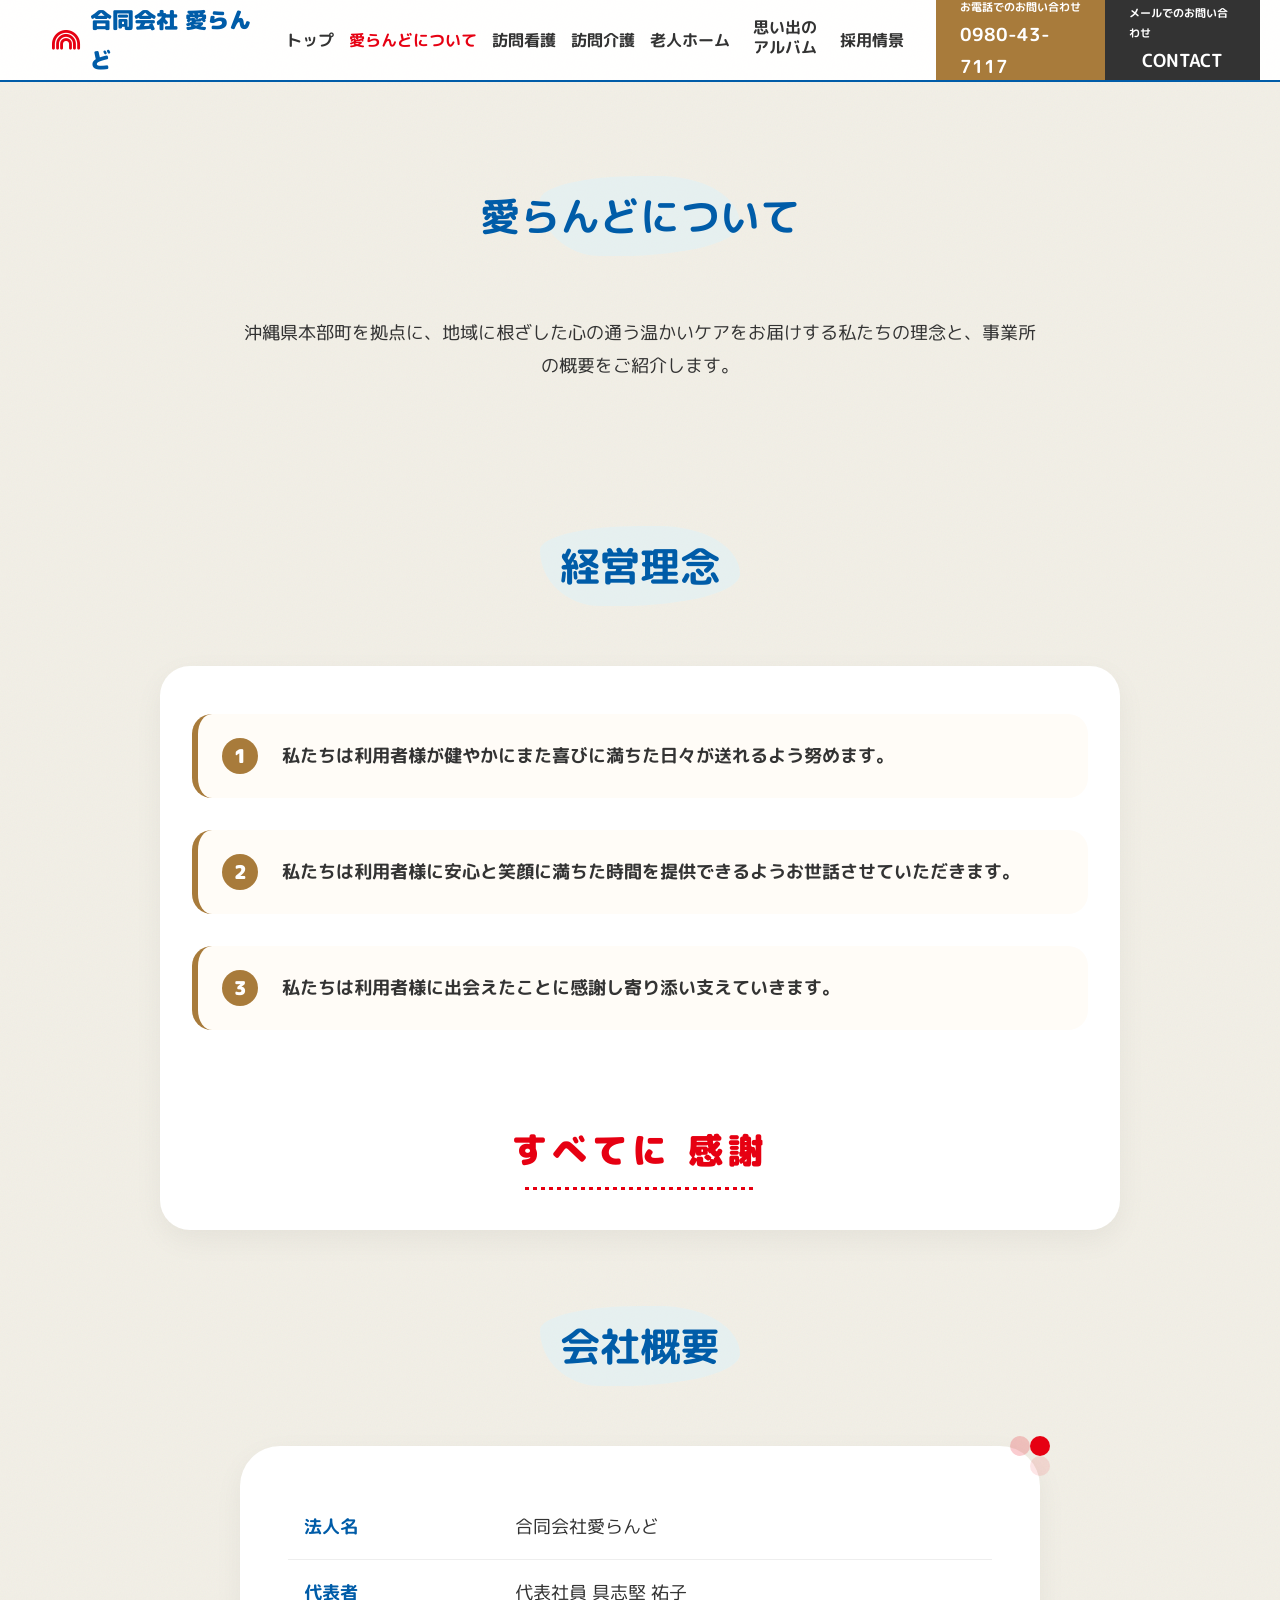
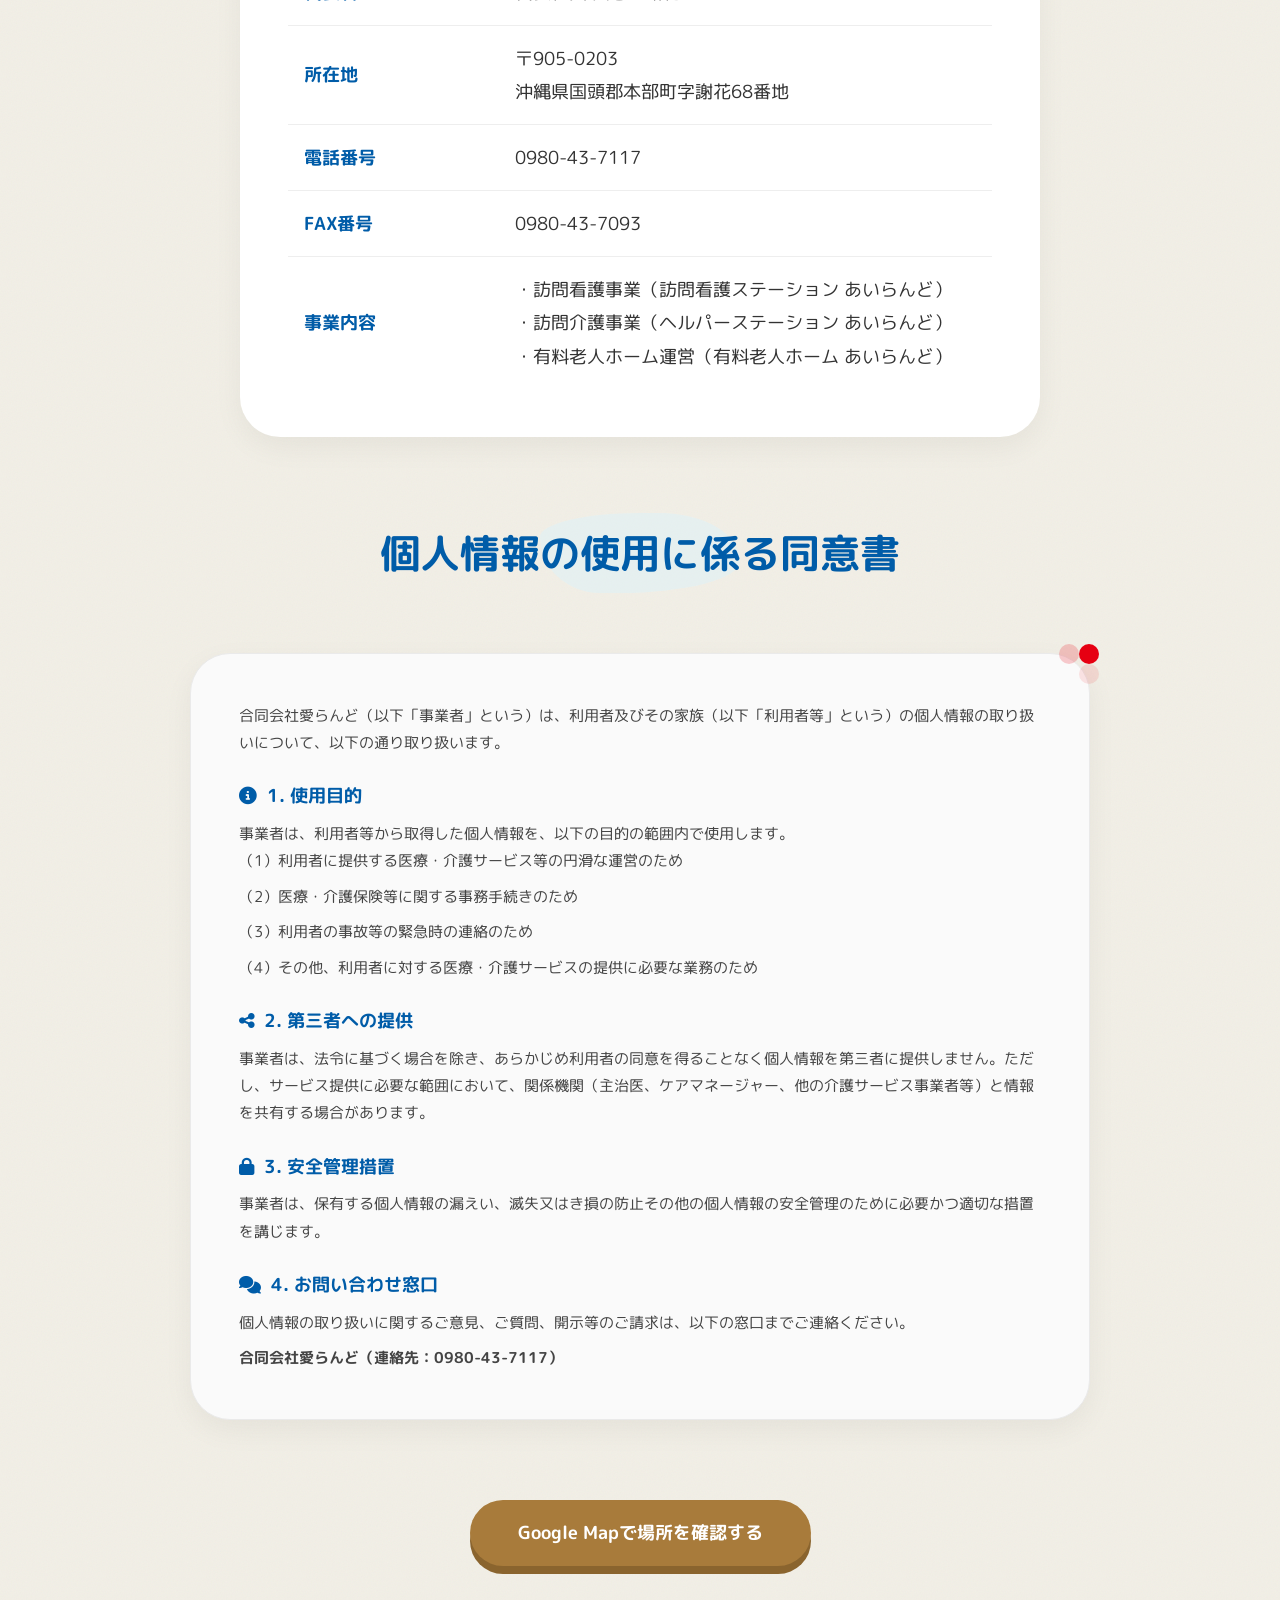
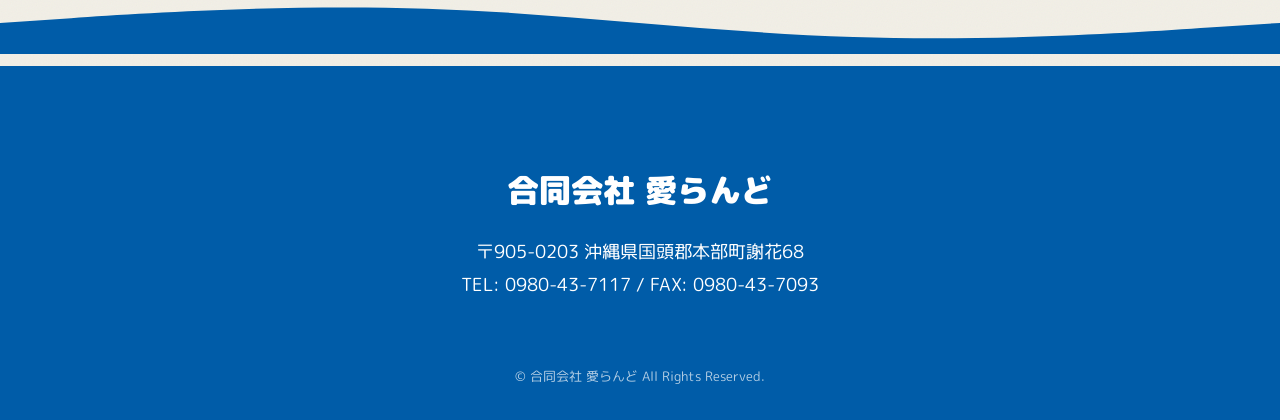
<file: about.html>
﻿<!DOCTYPE html>
<html lang="ja">
<head>
    <meta charset="UTF-8">
    <meta name="viewport" content="width=device-width, initial-scale=1.0">
    <title>愛らんどについて | 合同会社 愛らんど</title>
    <link href="https://fonts.googleapis.com/css2?family=M+PLUS+Rounded+1c:wght@400;700;900&display=swap" rel="stylesheet">
    <link rel="stylesheet" href="https://cdnjs.cloudflare.com/ajax/libs/font-awesome/6.4.0/css/all.min.css">
    <link rel="stylesheet" href="styles.css">
    
    <style>
        /* ヘッダーの文字崩れを直すための共通修正コード */
        .header-container {
            max-width: 1400px; /* 全体の横幅を少し広げて余裕を持たせる */
            margin: 0 auto;
            padding: 0 20px;
        }
        .nav-section ul {
            gap: 15px; /* メインメニューの間隔 */
            align-items: center; /* メニューの上下中央を揃える */
        }
        .nav-section a {
            font-size: 0.95rem; /* 文字サイズをわずかに小さくして1行に収める */
            white-space: nowrap; /* 基本のメニューは途中で改行させない */
            text-align: center;
            display: inline-block;
        }
        
        /* 「思い出のアルバム」だけを2行にするための特別ルール */
        .nav-section a.two-lines {
            white-space: normal; /* 2行への改行を許可する */
            line-height: 1.3;    /* 行と行の間隔を少し狭くしてスマートにする */
            min-width: 80px;     /* 横幅を確保して綺麗に折れ曲がるようにする */
        }

        /* 経営理念セクション専用のスタイル調整 */
        .philosophy-container {
            background: white;
            border-radius: 30px;
            padding: 3rem 2rem;
            box-shadow: 0 10px 30px rgba(0,0,0,0.05);
            margin-bottom: 5rem;
        }
        .philosophy-list {
            display: flex;
            flex-direction: column;
            gap: 2rem;
            margin-bottom: 3.5rem;
        }
        .philosophy-item {
            display: flex;
            gap: 1.5rem;
            align-items: flex-start;
            background: #fffcf7;
            padding: 1.5rem;
            border-radius: 20px;
            border-left: 6px solid var(--accent-gold);
        }
        .philosophy-number {
            background: var(--accent-gold);
            color: white;
            font-weight: 900;
            font-size: 1.2rem;
            width: 36px;
            height: 36px;
            border-radius: 50%;
            display: flex;
            align-items: center;
            justify-content: center;
            flex-shrink: 0;
        }
        .philosophy-text {
            font-size: 1.15rem;
            font-weight: 700;
            line-height: 1.7;
            color: #333;
            margin: 0;
            padding-top: 2px;
        }
        .philosophy-footer-message {
            text-align: center;
            font-size: 2.2rem;
            font-weight: 900;
            color: var(--accent-red);
            letter-spacing: 0.15em;
            margin-top: 2rem;
            position: relative;
            display: inline-block;
            left: 50%;
            transform: translateX(-50%);
        }
        .philosophy-footer-message::after {
            content: '';
            position: absolute;
            left: 5%;
            bottom: -8px;
            width: 90%;
            height: 3px;
            background: repeating-linear-gradient(90deg, var(--accent-red), var(--accent-red) 4px, transparent 4px, transparent 8px);
        }

        @media (max-width: 1200px) {
            /* 画面が少し狭くなった時はお問い合わせボタンをコンパクトにする */
            .header-ctas {
                gap: 5px;
            }
            .cta-block {
                padding: 8px 12px;
            }
            .cta-block span {
                font-size: 0.7rem;
            }
            .cta-block strong {
                font-size: 0.9rem;
            }
        }
        @media (max-width: 768px) {
            .philosophy-text {
                font-size: 1rem;
            }
            .philosophy-footer-message {
                font-size: 1.8rem;
            }
        }
    </style>
</head>
<body>
    <header>
        <div class="header-container">
            <a href="index.html" class="logo-section">
                <i class="fa-solid fa-rainbow" style="color: var(--accent-red); margin-right: 10px;"></i>
                合同会社 愛らんど
            </a>
            <button class="mobile-menu-toggle" type="button" aria-label="メニューを開く" aria-controls="site-navigation" aria-expanded="false">
                <span></span>
                <span></span>
                <span></span>
            </button>
            <nav class="nav-section" id="site-navigation">
                <ul>
                    <li><a href="index.html">トップ</a></li>
                    <li><a href="about.html" style="color: var(--accent-red);">愛らんどについて</a></li>
                    <li><a href="homenurse.html">訪問看護</a></li>
                    <li><a href="care.html">訪問介護</a></li>
                    <li><a href="senior.html">老人ホーム</a></li>
                    <li><a href="memory.html" class="two-lines">思い出の<br>アルバム</a></li>
                    <li><a href="recruit.html">採用情景</a></li>
                </ul>
            </nav>
            <div class="header-ctas">
                <a href="tel:0980437117" class="cta-block tel">
                    <span>お電話でのお問い合わせ</span>
                    <strong>0980-43-7117</strong>
                </a>
                <a href="contact.html" class="cta-block contact">
                    <span>メールでのお問い合わせ</span>
                    <strong>CONTACT</strong>
                </a>
            </div>
        </div>
    </header>

    <section class="hero" style="padding-top: 180px;">
        <div class="container" style="max-width: 1000px; margin: 0 auto;">
            <div class="section-title">
                <h2>愛らんどについて</h2>
            </div>
            <p style="text-align: center; max-width: 800px; margin: 0 auto 3rem;">
                沖縄県本部町を拠点に、地域に根ざした心の通う温かいケアをお届けする私たちの理念と、事業所の概要をご紹介します。
            </p>
        </div>
    </section>

    <div class="container" style="max-width: 1000px; margin: 0 auto; padding: 0 20px 100px;">
        
        <div class="section-title">
            <h2>経営理念</h2>
        </div>
        <div class="philosophy-container">
            <div class="philosophy-list">
                <div class="philosophy-item">
                    <div class="philosophy-number">1</div>
                    <p class="philosophy-text">私たちは利用者様が健やかにまた喜びに満ちた日々が送れるよう努めます。</p>
                </div>
                <div class="philosophy-item">
                    <div class="philosophy-number">2</div>
                    <p class="philosophy-text">私たちは利用者様に安心と笑顔に満ちた時間を提供できるようお世話させていただきます。</p>
                </div>
                <div class="philosophy-item">
                    <div class="philosophy-number">3</div>
                    <p class="philosophy-text">私たちは利用者様に出会えたことに感謝し寄り添い支えていきます。</p>
                </div>
            </div>
            <div class="philosophy-footer-message">すべてに 感謝</div>
        </div>

        <div class="section-title" style="margin-top: 5rem;">
            <h2>会社概要</h2>
        </div>
        <div class="blob-card" style="max-width: 800px; margin: 0 auto;">
            <table style="width: 100%; border-collapse: collapse; line-height: 1.8;">
                <tr style="border-bottom: 1px solid #eee;">
                    <td style="padding: 1rem; font-weight: bold; width: 30%; color: var(--primary-blue);">法人名</td>
                    <td style="padding: 1rem;">合同会社愛らんど</td>
                </tr>
                <tr style="border-bottom: 1px solid #eee;">
                    <td style="padding: 1rem; font-weight: bold; color: var(--primary-blue);">代表者</td>
                    <td style="padding: 1rem;">代表社員 具志堅 祐子</td>
                </tr>
                <tr style="border-bottom: 1px solid #eee;">
                    <td style="padding: 1rem; font-weight: bold; color: var(--primary-blue);">所在地</td>
                    <td style="padding: 1rem;">〒905-0203<br>沖縄県国頭郡本部町字謝花68番地</td>
                </tr>
                <tr style="border-bottom: 1px solid #eee;">
                    <td style="padding: 1rem; font-weight: bold; color: var(--primary-blue);">電話番号</td>
                    <td style="padding: 1rem;">0980-43-7117</td>
                </tr>
                <tr style="border-bottom: 1px solid #eee;">
                    <td style="padding: 1rem; font-weight: bold; color: var(--primary-blue);">FAX番号</td>
                    <td style="padding: 1rem;">0980-43-7093</td>
                </tr>
                <tr>
                    <td style="padding: 1rem; font-weight: bold; color: var(--primary-blue);">事業内容</td>
                    <td style="padding: 1rem;">
                        ・訪問看護事業（訪問看護ステーション あいらんど）<br>
                        ・訪問介護事業（ヘルパーステーション あいらんど）<br>
                        ・有料老人ホーム運営（有料老人ホーム あいらんど）
                    </td>
                </tr>
            </table>
        </div>

        <div class="section-title" style="margin-top: 5rem;">
            <h2>個人情報の使用に係る同意書</h2>
        </div>
        <div class="blob-card" style="max-width: 900px; margin: 0 auto; background-color: #fafafa; border: 1px solid #eaeaea;">
            <div style="font-size: 0.95rem; line-height: 1.8; color: #444; display: flex; flex-direction: column; gap: 1.5rem;">
                <div>
                    <p>合同会社愛らんど（以下「事業者」という）は、利用者及びその家族（以下「利用者等」という）の個人情報の取り扱いについて、以下の通り取り扱います。</p>
                </div>

                <div>
                    <h4 style="color: var(--primary-blue); font-size: 1.1rem; margin-bottom: 0.5rem;"><i class="fa-solid fa-circle-info" style="margin-right: 5px;"></i> 1. 使用目的</h4>
                    <p>事業者は、利用者等から取得した個人情報を、以下の目的の範囲内で使用します。</p>
                    <ul style="list-style: none; padding-left: 0; display: flex; flex-direction: column; gap: 0.5rem;">
                        <li>（1）利用者に提供する医療・介護サービス等の円滑な運営のため</li>
                        <li>（2）医療・介護保険等に関する事務手続きのため</li>
                        <li>（3）利用者の事故等の緊急時の連絡のため</li>
                        <li>（4）その他、利用者に対する医療・介護サービスの提供に必要な業務のため</li>
                    </ul>
                </div>

                <div>
                    <h4 style="color: var(--primary-blue); font-size: 1.1rem; margin-bottom: 0.5rem;"><i class="fa-solid fa-share-nodes" style="margin-right: 5px;"></i> 2. 第三者への提供</h4>
                    <p>事業者は、法令に基づく場合を除き、あらかじめ利用者の同意を得ることなく個人情報を第三者に提供しません。ただし、サービス提供に必要な範囲において、関係機関（主治医、ケアマネージャー、他の介護サービス事業者等）と情報を共有する場合があります。</p>
                </div>

                <div>
                    <h4 style="color: var(--primary-blue); font-size: 1.1rem; margin-bottom: 0.5rem;"><i class="fa-solid fa-lock" style="margin-right: 5px;"></i> 3. 安全管理措置</h4>
                    <p>事業者は、保有する個人情報の漏えい、滅失又はき損の防止その他の個人情報の安全管理のために必要かつ適切な措置を講じます。</p>
                </div>

                <div>
                    <h4 style="color: var(--primary-blue); font-size: 1.1rem; margin-bottom: 0.5rem;"><i class="fa-solid fa-comments" style="margin-right: 5px;"></i> 4. お問い合わせ窓口</h4>
                    <p>個人情報の取り扱いに関するご意見、ご質問、開示等のご請求は、以下の窓口までご連絡ください。</p>
                    <p style="margin-top: 0.5rem; font-weight: bold;">合同会社愛らんど（連絡先：0980-43-7117）</p>
                </div>
            </div>
        </div>

        <div style="text-align: center; margin-top: 5rem;">
            <a href="https://maps.app.goo.gl/3Eu3qzjx5qtb6wbb9" target="_blank" class="btn-round" style="background-color: var(--accent-gold); box-shadow: 0 8px 0 #8a642e;">Google Mapで場所を確認する</a>
        </div>
    </div>

    <footer>
        <svg class="footer-wave" viewBox="0 0 1440 100" preserveAspectRatio="none">
            <path d="M0,64L80,58.7C160,53,320,43,480,48C640,53,800,75,960,80C1120,85,1280,75,1360,69.3L1440,64L1440,100L1360,100C1280,100,1120,100,960,100C800,100,640,100,480,100C320,100,160,100,80,100L0,100Z"></path>
        </svg>
        <div class="container" style="max-width: 1000px; margin: 0 auto; text-align: center;">
            <div style="font-size: 2rem; font-weight: 900; margin-bottom: 1rem;">合同会社 愛らんど</div>
            <p>〒905-0203 沖縄県国頭郡本部町謝花68</p>
            <p>TEL: 0980-43-7117 / FAX: 0980-43-7093</p>
            <div style="margin-top: 4rem; font-size: 0.8rem; opacity: 0.7;">
                © 合同会社 愛らんど All Rights Reserved.
            </div>
        </div>
    </footer>
    <script src="script.js"></script>
</body>
</html>
</file>
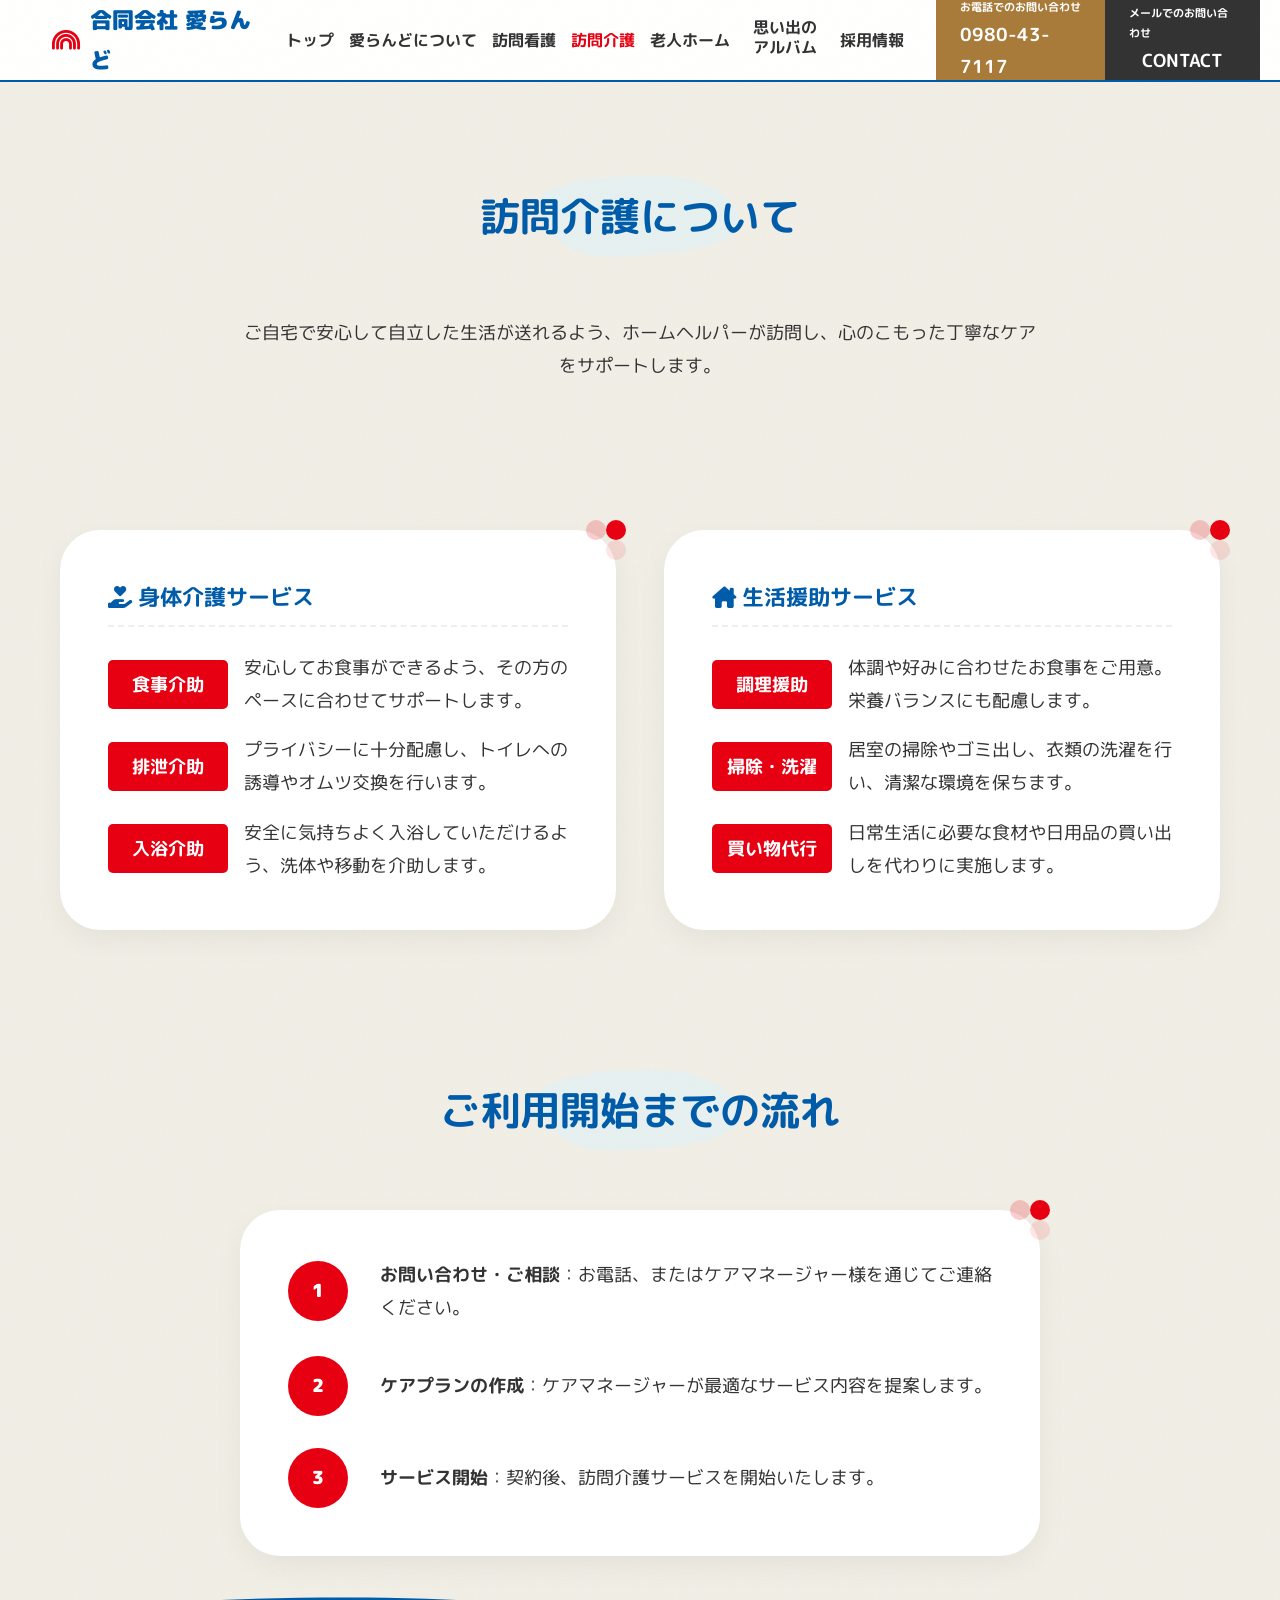
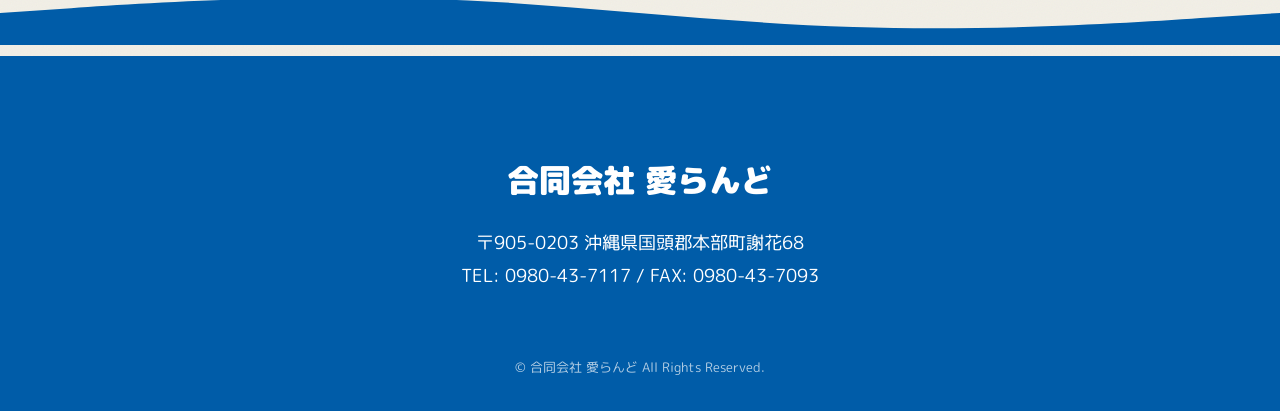
<file: care.html>
﻿<!DOCTYPE html>
<html lang="ja">
<head>
    <meta charset="UTF-8">
    <meta name="viewport" content="width=device-width, initial-scale=1.0">
    <title>訪問介護について | 合同会社 愛らんど</title>
    <link href="https://fonts.googleapis.com/css2?family=M+PLUS+Rounded+1c:wght@400;700;900&display=swap" rel="stylesheet">
    <link rel="stylesheet" href="https://cdnjs.cloudflare.com/ajax/libs/font-awesome/6.4.0/css/all.min.css">
    <link rel="stylesheet" href="styles.css">
    <style>
        .service-label {
            background: var(--accent-red);
            color: white;
            padding: 8px 15px;
            border-radius: 5px;
            font-weight: bold;
            width: 120px; /* Increased width to fit 4 characters */
            text-align: center;
            flex-shrink: 0;
            white-space: nowrap;
            display: inline-block;
        }

        /* ヘッダーの文字崩れを直すための共通修正コード */
        .header-container {
            max-width: 1400px; /* 全体の横幅を少し広げて余裕を持たせる */
            margin: 0 auto;
            padding: 0 20px;
        }
        .nav-section ul {
            gap: 15px; /* メインメニューの間隔 */
            align-items: center; /* メニューの上下中央を揃える */
        }
        .nav-section a {
            font-size: 0.95rem; /* 文字サイズをわずかに小さくして1行に収める */
            white-space: nowrap; /* 基本のメニューは途中で改行させない */
            text-align: center;
            display: inline-block;
        }
        
        /* 「思い出のアルバム」だけを2行にするための特別ルール */
        .nav-section a.two-lines {
            white-space: normal; /* 2行への改行を許可する */
            line-height: 1.3;    /* 行と行の間隔を少し狭くしてスマートにする */
            min-width: 80px;     /* 横幅を確保して綺麗に折れ曲がるようにする */
        }

        @media (max-width: 1200px) {
            /* 画面が少し狭くなった時はお問い合わせボタンをコンパクトにする */
            .header-ctas {
                gap: 5px;
            }
            .cta-block {
                padding: 8px 12px;
            }
            .cta-block span {
                font-size: 0.7rem;
            }
            .cta-block strong {
                font-size: 0.9rem;
            }
        }
    </style>
</head>
<body>
    <header>
        <div class="header-container">
            <a href="index.html" class="logo-section">
                <i class="fa-solid fa-rainbow" style="color: var(--accent-red); margin-right: 10px;"></i>
                合同会社 愛らんど
            </a>
            <button class="mobile-menu-toggle" type="button" aria-label="メニューを開く" aria-controls="site-navigation" aria-expanded="false">
                <span></span>
                <span></span>
                <span></span>
            </button>
            <nav class="nav-section" id="site-navigation">
                <ul>
                    <li><a href="index.html">トップ</a></li>
                    <li><a href="about.html">愛らんどについて</a></li>
                    <li><a href="homenurse.html">訪問看護</a></li>
                    <li><a href="care.html" style="color: var(--accent-red);">訪問介護</a></li>
                    <li><a href="senior.html">老人ホーム</a></li>
                    <li><a href="memory.html" class="two-lines">思い出の<br>アルバム</a></li>
                    <li><a href="recruit.html">採用情報</a></li>
                </ul>
            </nav>
            <div class="header-ctas">
                <a href="tel:0980437117" class="cta-block tel">
                    <span>お電話でのお問い合わせ</span>
                    <strong>0980-43-7117</strong>
                </a>
                <a href="contact.html" class="cta-block contact">
                    <span>メールでのお問い合わせ</span>
                    <strong>CONTACT</strong>
                </a>
            </div>
        </div>
    </header>

    <section class="hero" style="padding-top: 180px;">
        <div class="container" style="max-width: 1000px; margin: 0 auto;">
            <div class="section-title">
                <h2>訪問介護について</h2>
            </div>
            <p style="text-align: center; max-width: 800px; margin: 0 auto 3rem;">
                ご自宅で安心して自立した生活が送れるよう、ホームヘルパーが訪問し、心のこもった丁寧なケアをサポートします。
            </p>
        </div>
    </section>

    <div class="container" style="max-width: 1200px; margin: 0 auto; padding: 0 20px 100px;">
        <div class="grid-2">
            <div class="blob-card">
                <h3 style="color: var(--primary-blue); margin-bottom: 1.5rem; border-bottom: 2px dashed #eee; padding-bottom: 0.5rem;"><i class="fa-solid fa-hand-holding-heart"></i> 身体介護サービス</h3>
                <div style="display: flex; flex-direction: column; gap: 1rem;">
                    <div style="display: flex; gap: 1rem; align-items: center;">
                        <span class="service-label">食事介助</span>
                        <p>安心してお食事ができるよう、その方のペースに合わせてサポートします。</p>
                    </div>
                    <div style="display: flex; gap: 1rem; align-items: center;">
                        <span class="service-label">排泄介助</span>
                        <p>プライバシーに十分配慮し、トイレへの誘導やオムツ交換を行います。</p>
                    </div>
                    <div style="display: flex; gap: 1rem; align-items: center;">
                        <span class="service-label">入浴介助</span>
                        <p>安全に気持ちよく入浴していただけるよう、洗体や移動を介助します。</p>
                    </div>
                </div>
            </div>
            
            <div class="blob-card">
                <h3 style="color: var(--primary-blue); margin-bottom: 1.5rem; border-bottom: 2px dashed #eee; padding-bottom: 0.5rem;"><i class="fa-solid fa-house-chimney"></i> 生活援助サービス</h3>
                <div style="display: flex; flex-direction: column; gap: 1rem;">
                    <div style="display: flex; gap: 1rem; align-items: center;">
                        <span class="service-label">調理援助</span>
                        <p>体調や好みに合わせたお食事をご用意。栄養バランスにも配慮します。</p>
                    </div>
                    <div style="display: flex; gap: 1rem; align-items: center;">
                        <span class="service-label">掃除・洗濯</span>
                        <p>居室の掃除やゴミ出し、衣類の洗濯を行い、清潔な環境を保ちます。</p>
                    </div>
                    <div style="display: flex; gap: 1rem; align-items: center;">
                        <span class="service-label">買い物代行</span>
                        <p>日常生活に必要な食材や日用品の買い出しを代わりに実施します。</p>
                    </div>
                </div>
            </div>
        </div>

        <div class="section-title" style="margin-top: 5rem;">
            <h2>ご利用開始までの流れ</h2>
        </div>
        <div class="blob-card" style="max-width: 800px; margin: 0 auto;">
            <div style="display: flex; flex-direction: column; gap: 2rem;">
                <div style="display: flex; gap: 2rem; align-items: center;">
                    <div style="background: var(--accent-red); color: white; border-radius: 50%; width: 60px; height: 60px; display: flex; align-items: center; justify-content: center; font-weight: 900; flex-shrink: 0;">1</div>
                    <p><strong>お問い合わせ・ご相談</strong>：お電話、またはケアマネージャー様を通じてご連絡ください。</p>
                </div>
                <div style="display: flex; gap: 2rem; align-items: center;">
                    <div style="background: var(--accent-red); color: white; border-radius: 50%; width: 60px; height: 60px; display: flex; align-items: center; justify-content: center; font-weight: 900; flex-shrink: 0;">2</div>
                    <p><strong>ケアプランの作成</strong>：ケアマネージャーが最適なサービス内容を提案します。</p>
                </div>
                <div style="display: flex; gap: 2rem; align-items: center;">
                    <div style="background: var(--accent-red); color: white; border-radius: 50%; width: 60px; height: 60px; display: flex; align-items: center; justify-content: center; font-weight: 900; flex-shrink: 0;">3</div>
                    <p><strong>サービス開始</strong>：契約後、訪問介護サービスを開始いたします。</p>
                </div>
            </div>
        </div>
    </div>

    <footer>
        <svg class="footer-wave" viewBox="0 0 1440 100" preserveAspectRatio="none">
            <path d="M0,64L80,58.7C160,53,320,43,480,48C640,53,800,75,960,80C1120,85,1280,75,1360,69.3L1440,64L1440,100L1360,100C1280,100,1120,100,960,100C800,100,640,100,480,100C320,100,160,100,80,100L0,100Z"></path>
        </svg>
        <div class="container" style="max-width: 1000px; margin: 0 auto; text-align: center;">
            <div style="font-size: 2rem; font-weight: 900; margin-bottom: 1rem;">合同会社 愛らんど</div>
            <p>〒905-0203 沖縄県国頭郡本部町謝花68</p>
            <p>TEL: 0980-43-7117 / FAX: 0980-43-7093</p>
            <div style="margin-top: 4rem; font-size: 0.8rem; opacity: 0.7;">
                &copy; 合同会社 愛らんど All Rights Reserved.
            </div>
        </div>
    </footer>
    <script src="script.js"></script>
</body>
</html>
</file>
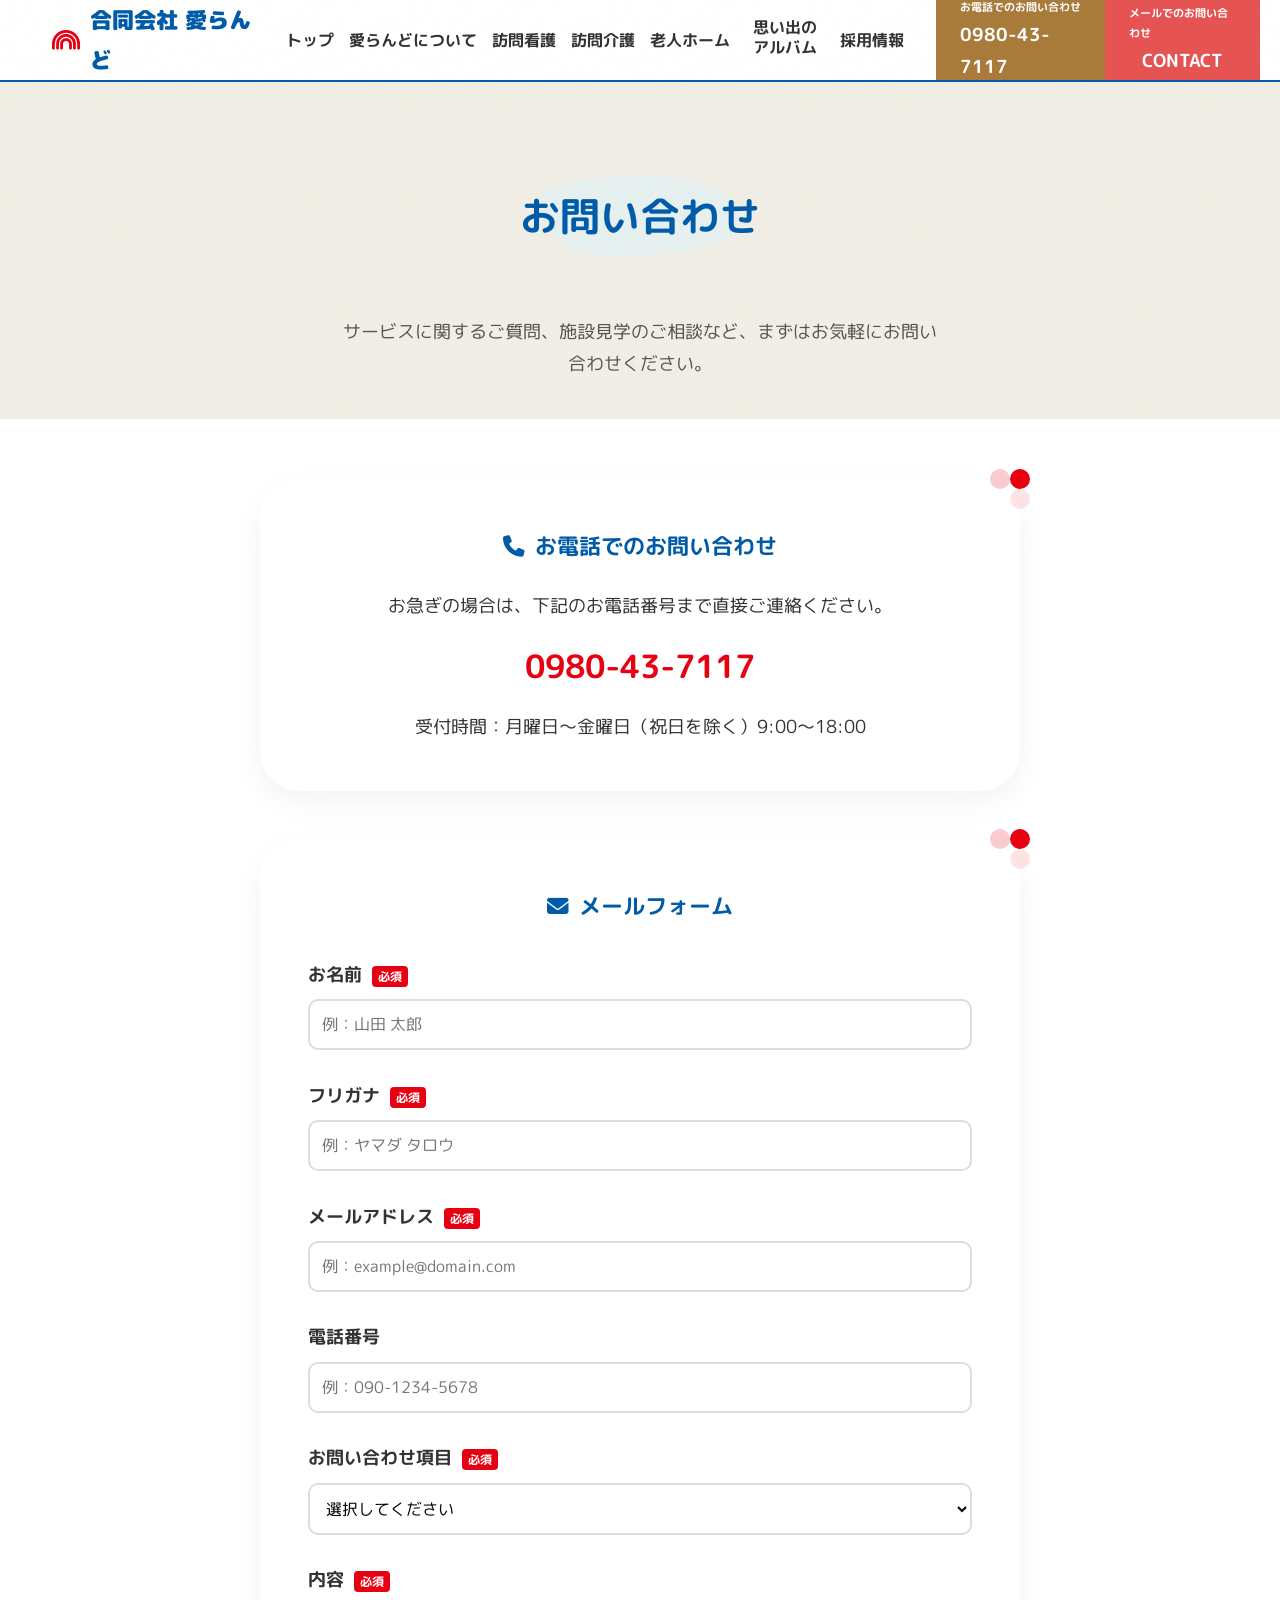
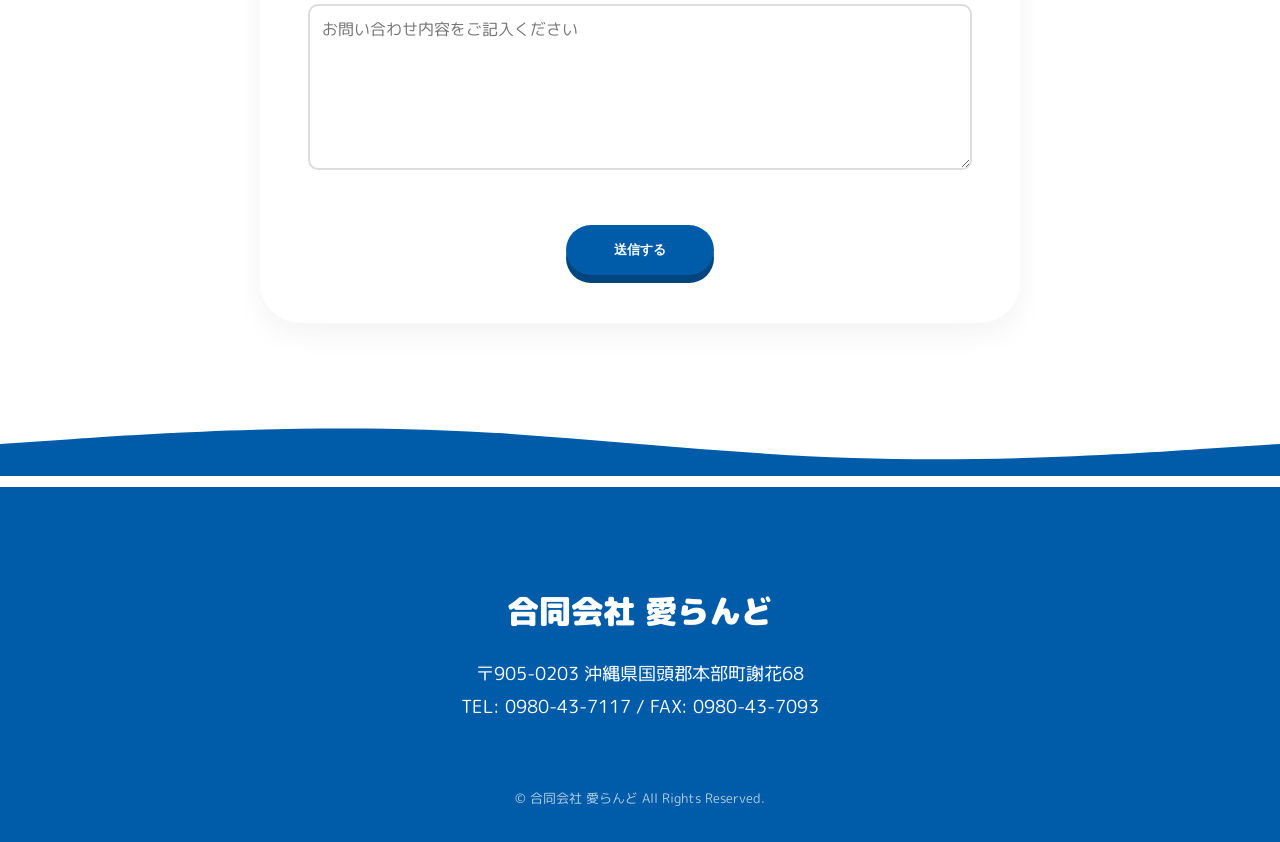
<file: contact.html>
﻿<!DOCTYPE html>
<html lang="ja">
<head>
    <meta charset="UTF-8">
    <meta name="viewport" content="width=device-width, initial-scale=1.0">
    <title>お問い合わせ | 合同会社 愛らんど</title>
    <link href="https://fonts.googleapis.com/css2?family=M+PLUS+Rounded+1c:wght@400;700;900&display=swap" rel="stylesheet">
    <link rel="stylesheet" href="https://cdnjs.cloudflare.com/ajax/libs/font-awesome/6.4.0/css/all.min.css">
    <link rel="stylesheet" href="./styles.css">
    
    <style>
        .header-container {
            max-width: 1400px; /* 全体の横幅を少し広げて余裕を持たせる */
            margin: 0 auto;
            padding: 0 20px;
        }
        .nav-section ul {
            gap: 15px; /* メインメニューの間隔 */
            align-items: center; /* メニューの上下中央を揃える */
        }
        .nav-section a {
            font-size: 0.95rem; /* 文字サイズをわずかに小さくして1行に収める */
            white-space: nowrap; /* 基本のメニューは途中で改行させない */
            text-align: center;
            display: inline-block;
        }
        
        /* 「思い出のアルバム」だけを2行にするための特別ルール */
        .nav-section a.two-lines {
            white-space: normal; /* 2行への改行を許可する */
            line-height: 1.3;    /* 行と行の間隔を少し狭くしてスマートにする */
            min-width: 80px;     /* 横幅を確保して綺麗に折れ曲がるようにする */
        }

        @media (max-width: 1200px) {
            /* 画面が少し狭くなった時はお問い合わせボタンをコンパクトにする */
            .header-ctas {
                gap: 5px;
            }
            .cta-block {
                padding: 8px 12px;
            }
            .cta-block span {
                font-size: 0.7rem;
            }
            .cta-block strong {
                font-size: 0.9rem;
            }
        }
    </style>
</head>
<body>
    <header>
        <div class="header-container">
            <a href="index.html" class="logo-section">
                <i class="fa-solid fa-rainbow" style="color: var(--accent-red); margin-right: 10px;"></i>
                合同会社 愛らんど
            </a>
                        <button class="mobile-menu-toggle" type="button" aria-label="メニューを開く" aria-controls="site-navigation" aria-expanded="false">
                <span></span>
                <span></span>
                <span></span>
            </button>
            <nav class="nav-section" id="site-navigation">
                <ul>
                    <li><a href="index.html">トップ</a></li>
                    <li><a href="about.html">愛らんどについて</a></li>
                    <li><a href="homenurse.html">訪問看護</a></li>
                    <li><a href="care.html">訪問介護</a></li>
                    <li><a href="senior.html">老人ホーム</a></li>
                    <li><a href="memory.html" class="two-lines">思い出の<br>アルバム</a></li>
                    <li><a href="recruit.html">採用情報</a></li>
                </ul>
            </nav>
            <div class="header-ctas">
                <a href="tel:0980437117" class="cta-block tel">
                    <span>お電話でのお問い合わせ</span>
                    <strong>0980-43-7117</strong>
                </a>
                <a href="contact.html" class="cta-block contact" style="background-color: #e55353;">
                    <span>メールでのお問い合わせ</span>
                    <strong>CONTACT</strong>
                </a>
            </div>
        </div>
    </header>

    <section class="hero" style="padding-top: 180px; padding-bottom: 40px;">
        <div class="container" style="max-width: 1000px; margin: 0 auto; text-align: center;">
            <div class="section-title">
                <h2>お問い合わせ</h2>
            </div>
            <p style="max-width: 600px; margin: 0 auto; font-size: 1.1rem; color: #555;">
                サービスに関するご質問、施設見学のご相談など、まずはお気軽にお問い合わせください。
            </p>
        </div>
    </section>

    <section style="background: white; padding: 60px 0 100px 0;">
        <div class="container" style="max-width: 800px; margin: 0 auto; padding: 0 20px;">
            
            <div class="blob-card" style="margin-bottom: 3rem;">
                <h3 style="color: var(--primary-blue); text-align: center; margin-bottom: 1.5rem;"><i class="fa-solid fa-phone" style="margin-right: 10px;"></i>お電話でのお問い合わせ</h3>
                <p style="text-align: center; font-size: 1.1rem; line-height: 1.8;">
                    お急ぎの場合は、下記のお電話番号まで直接ご連絡ください。<br>
                    <strong style="font-size: 2rem; color: var(--accent-red); display: block; margin: 1rem 0;">0980-43-7117</strong>
                    受付時間：月曜日〜金曜日（祝日を除く）9:00〜18:00
                </p>
            </div>

            <div class="blob-card">
                <h3 style="color: var(--primary-blue); text-align: center; margin-bottom: 2rem;"><i class="fa-solid fa-envelope" style="margin-right: 10px;"></i>メールフォーム</h3>
                
                <form id="contactForm" style="display: flex; flex-direction: column; gap: 1.8rem;">
                    <div>
                        <label style="display: block; font-weight: 700; margin-bottom: 0.5rem;">お名前 <span style="background: var(--accent-red); color: white; font-size: 0.75rem; padding: 2px 6px; border-radius: 4px; margin-left: 5px;">必須</span></label>
                        <input type="text" required placeholder="例：山田 太郎" style="width: 100%; padding: 12px; border: 2px solid #ddd; border-radius: 10px; font-family: inherit; font-size: 1rem;">
                    </div>

                    <div>
                        <label style="display: block; font-weight: 700; margin-bottom: 0.5rem;">フリガナ <span style="background: var(--accent-red); color: white; font-size: 0.75rem; padding: 2px 6px; border-radius: 4px; margin-left: 5px;">必須</span></label>
                        <input type="text" required placeholder="例：ヤマダ タロウ" style="width: 100%; padding: 12px; border: 2px solid #ddd; border-radius: 10px; font-family: inherit; font-size: 1rem;">
                    </div>

                    <div>
                        <label style="display: block; font-weight: 700; margin-bottom: 0.5rem;">メールアドレス <span style="background: var(--accent-red); color: white; font-size: 0.75rem; padding: 2px 6px; border-radius: 4px; margin-left: 5px;">必須</span></label>
                        <input type="email" required placeholder="例：example@domain.com" style="width: 100%; padding: 12px; border: 2px solid #ddd; border-radius: 10px; font-family: inherit; font-size: 1rem;">
                    </div>

                    <div>
                        <label style="display: block; font-weight: 700; margin-bottom: 0.5rem;">電話番号</label>
                        <input type="tel" placeholder="例：090-1234-5678" style="width: 100%; padding: 12px; border: 2px solid #ddd; border-radius: 10px; font-family: inherit; font-size: 1rem;">
                    </div>

                    <div>
                        <label style="display: block; font-weight: 700; margin-bottom: 0.5rem;">お問い合わせ項目 <span style="background: var(--accent-red); color: white; font-size: 0.75rem; padding: 2px 6px; border-radius: 4px; margin-left: 5px;">必須</span></label>
                        <select required style="width: 100%; padding: 12px; border: 2px solid #ddd; border-radius: 10px; font-family: inherit; font-size: 1rem; background: white;">
                            <option value="">選択してください</option>
                            <option value="訪問看護について">訪問看護について</option>
                            <option value="訪問介護について">訪問介護について</option>
                            <option value="有料老人ホームについて">有料老人ホームについて</option>
                            <option value="採用について">採用について</option>
                            <option value="その他">その他</option>
                        </select>
                    </div>

                    <div>
                        <label style="display: block; font-weight: 700; margin-bottom: 0.5rem;">内容 <span style="background: var(--accent-red); color: white; font-size: 0.75rem; padding: 2px 6px; border-radius: 4px; margin-left: 5px;">必須</span></label>
                        <textarea required rows="6" placeholder="お問い合わせ内容をご記入ください" style="width: 100%; padding: 12px; border: 2px solid #ddd; border-radius: 10px; font-family: inherit; font-size: 1rem; resize: vertical;"></textarea>
                    </div>

                    <div style="text-align: center; margin-top: 1rem;">
                        <button type="submit" class="btn-round" style="border: none; cursor: pointer; background-color: var(--primary-blue); box-shadow: 0 8px 0 #00457e;">送信する</button>
                    </div>
                </form>
            </div>

        </div>
    </section>

    <footer>
        <svg class="footer-wave" viewBox="0 0 1440 100" preserveAspectRatio="none">
            <path d="M0,64L80,58.7C160,53,320,43,480,48C640,53,800,75,960,80C1120,85,1280,75,1360,69.3L1440,64L1440,100L1360,100C1280,100,1120,100,960,100C800,100,640,100,480,100C320,100,160,100,80,100L0,100Z"></path>
        </svg>
        <div class="container" style="max-width: 1000px; margin: 0 auto; text-align: center;">
            <div style="font-size: 2rem; font-weight: 900; margin-bottom: 1rem;">合同会社 愛らんど</div>
            <p>〒905-0203 沖縄県国頭郡本部町謝花68</p>
            <p>TEL: 0980-43-7117 / FAX: 0980-43-7093</p>
            <div style="margin-top: 4rem; font-size: 0.8rem; opacity: 0.7;">
                &copy; 合同会社 愛らんど All Rights Reserved.
            </div>
        </div>
    </footer>

    <div class="modal-overlay" id=\"successModal\">
        <div class="modal-box">
            <div class="modal-icon">
                <i class="fa-solid fa-circle-check"></i>
            </div>
            <div class="modal-title">送信が完了しました</div>
            <div class="modal-text">
                お問い合わせいただきありがとうございます。<br>
                内容を確認の上、担当者より折り返しご連絡いたします。<br>
                今しばらくお待ちください。
            </div>
            <button class="modal-btn" id="modalCloseBtn">OK</button>
        </div>
    </div>

    <script>
        document.getElementById('contactForm').addEventListener('submit', function(e) {
            e.preventDefault();
            
            // Show success modal
            const modal = document.getElementById('successModal');
            modal.classList.add('active');
            
            // Reset the form
            this.reset();
        });

        document.getElementById('modalCloseBtn').addEventListener('click', function() {
            const modal = document.getElementById('successModal');
            modal.classList.remove('active');
            // Redirect to top page
            window.location.href = 'index.html';
        });
    </script>
    <script src="script.js"></script>
</body>
</html>
</file>
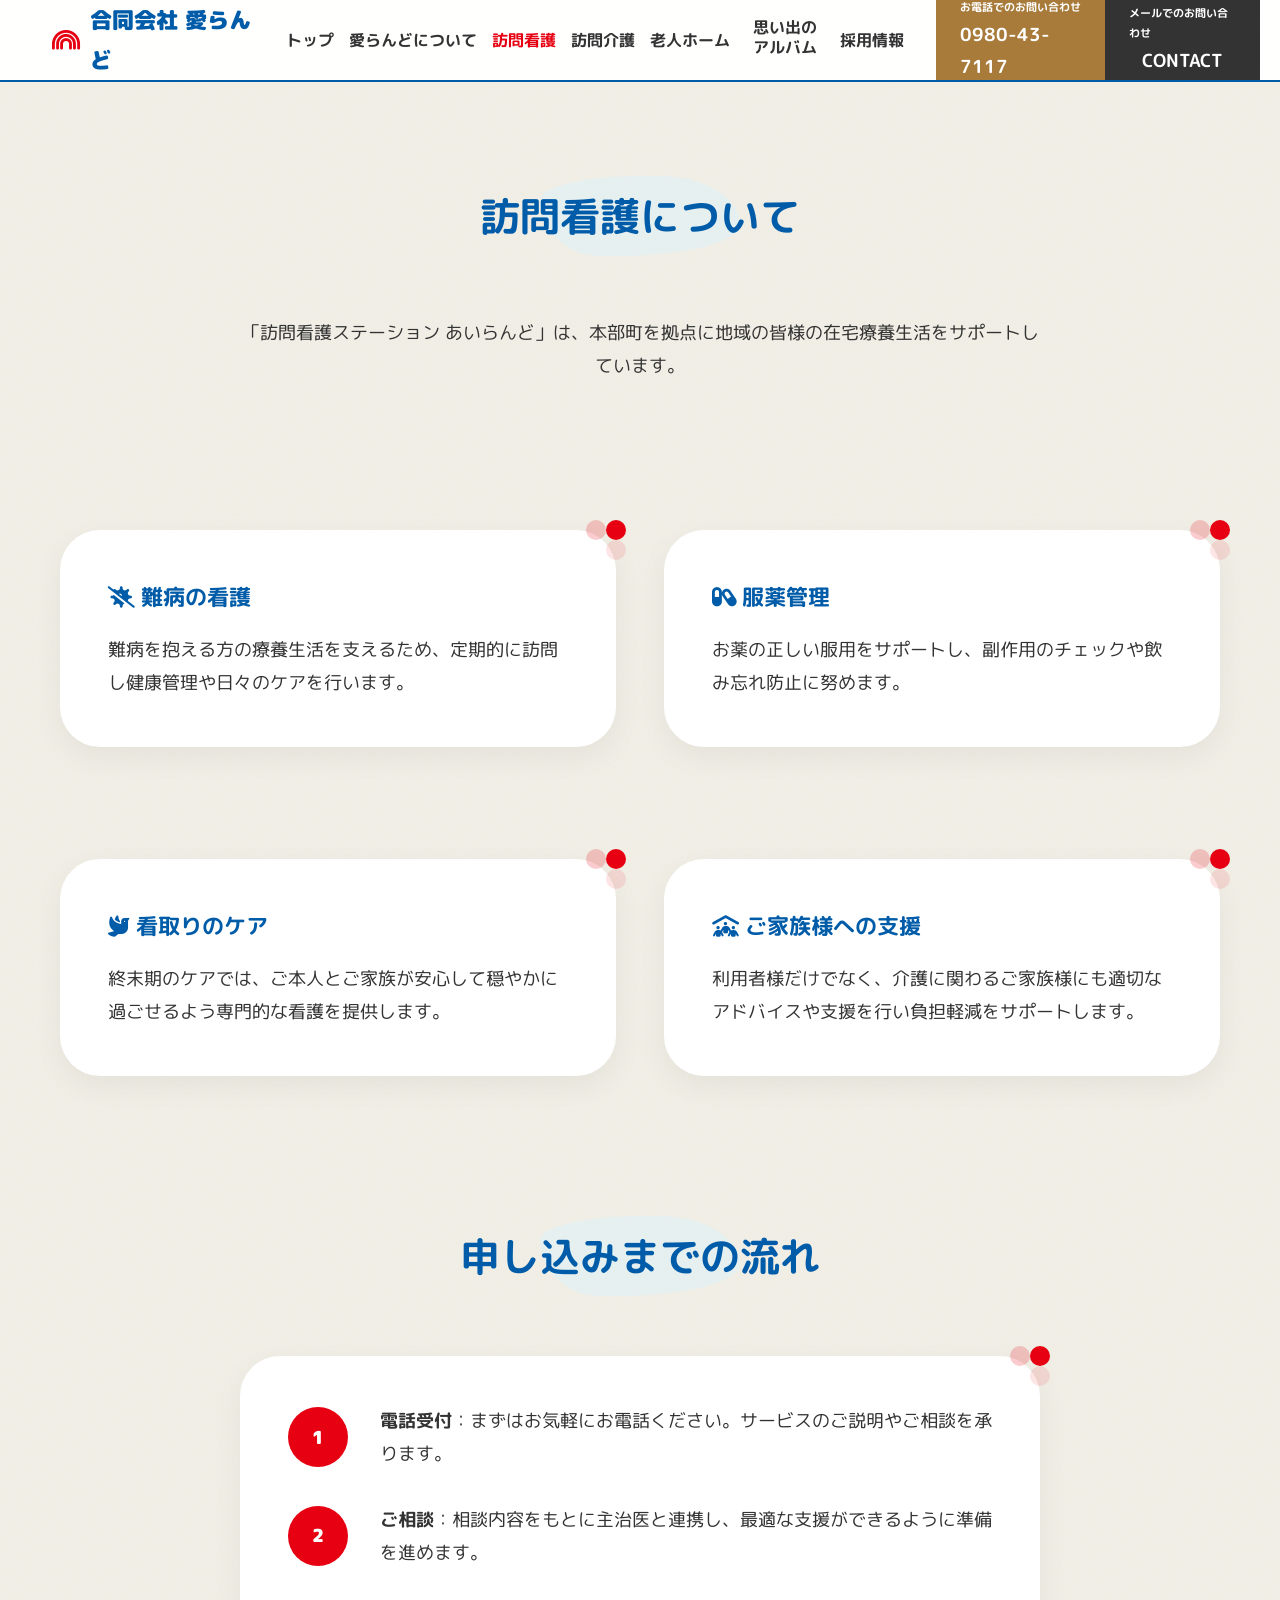
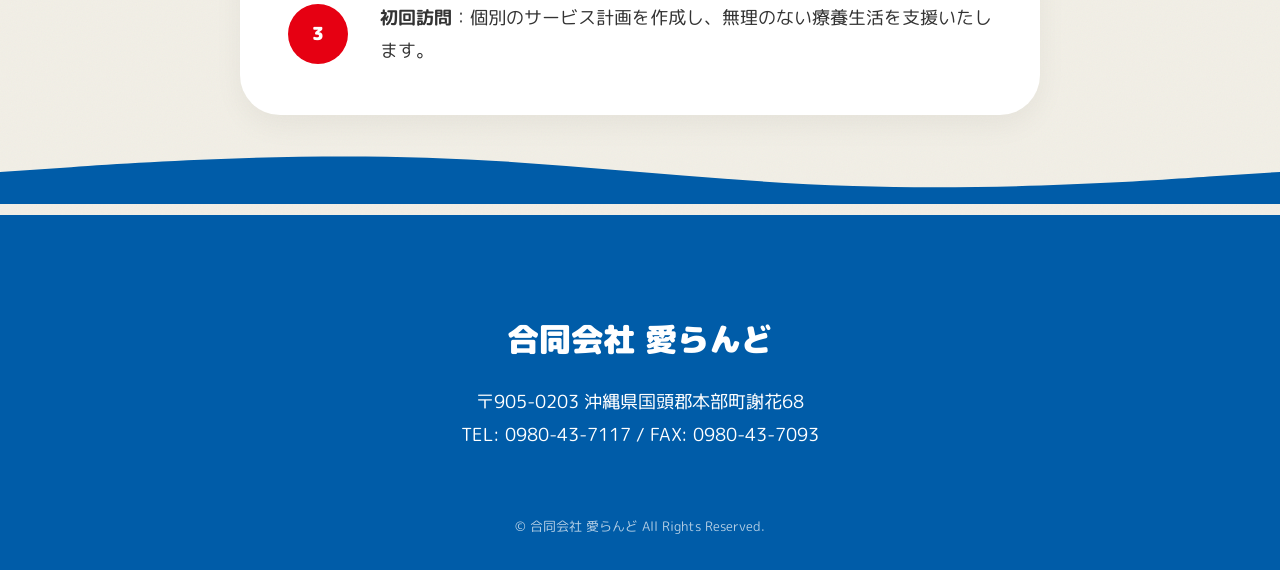
<file: homenurse.html>
﻿<!DOCTYPE html>
<html lang="ja">
<head>
    <meta charset="UTF-8">
    <meta name="viewport" content="width=device-width, initial-scale=1.0">
    <title>訪問看護について | 合同会社 愛らんど</title>
    <link href="https://fonts.googleapis.com/css2?family=M+PLUS+Rounded+1c:wght@400;700;900&display=swap" rel="stylesheet">
    <link rel="stylesheet" href="https://cdnjs.cloudflare.com/ajax/libs/font-awesome/6.4.0/css/all.min.css">
    <link rel="stylesheet" href="styles.css">
    <style>
        /* ヘッダーの文字崩れを直すための共通修正コード */
        .header-container {
            max-width: 1400px; /* 全体の横幅を少し広げて余裕を持たせる */
            margin: 0 auto;
            padding: 0 20px;
        }
        .nav-section ul {
            gap: 15px; /* メインメニューの間隔 */
            align-items: center; /* メニューの上下中央を揃える */
        }
        .nav-section a {
            font-size: 0.95rem; /* 文字サイズをわずかに小さくして1行に収める */
            white-space: nowrap; /* 基本のメニューは途中で改行させない */
            text-align: center;
            display: inline-block;
        }
        
        /* 「思い出のアルバム」だけを2行にするための特別ルール */
        .nav-section a.two-lines {
            white-space: normal; /* 2行への改行を許可する */
            line-height: 1.3;    /* 行と行の間隔を少し狭くしてスマートにする */
            min-width: 80px;     /* 横幅を確保して綺麗に折れ曲がるようにする */
        }

        @media (max-width: 1200px) {
            /* 画面が少し狭くなった時はお問い合わせボタンをコンパクトにする */
            .header-ctas {
                gap: 5px;
            }
            .cta-block {
                padding: 8px 12px;
            }
            .cta-block span {
                font-size: 0.7rem;
            }
            .cta-block strong {
                font-size: 0.9rem;
            }
        }
    </style>
</head>
<body>
    <header>
        <div class="header-container">
            <a href="index.html" class="logo-section">
                <i class="fa-solid fa-rainbow" style="color: var(--accent-red); margin-right: 10px;"></i>
                合同会社 愛らんど
            </a>
            <button class="mobile-menu-toggle" type="button" aria-label="メニューを開く" aria-controls="site-navigation" aria-expanded="false">
                <span></span>
                <span></span>
                <span></span>
            </button>
            <nav class="nav-section" id="site-navigation">
                <ul>
                    <li><a href="index.html">トップ</a></li>
                    <li><a href="about.html">愛らんどについて</a></li>
                    <li><a href="homenurse.html" style="color: var(--accent-red);">訪問看護</a></li>
                    <li><a href="care.html">訪問介護</a></li>
                    <li><a href="senior.html">老人ホーム</a></li>
                    <li><a href="memory.html" class="two-lines">思い出の<br>アルバム</a></li>
                    <li><a href="recruit.html">採用情報</a></li>
                </ul>
            </nav>
            <div class="header-ctas">
                <a href="tel:0980437117" class="cta-block tel">
                    <span>お電話でのお問い合わせ</span>
                    <strong>0980-43-7117</strong>
                </a>
                <a href="contact.html" class="cta-block contact">
                    <span>メールでのお問い合わせ</span>
                    <strong>CONTACT</strong>
                </a>
            </div>
        </div>
    </header>

    <section class="hero" style="padding-top: 180px;">
        <div class="container" style="max-width: 1000px; margin: 0 auto;">
            <div class="section-title">
                <h2>訪問看護について</h2>
            </div>
            <p style="text-align: center; max-width: 800px; margin: 0 auto 3rem;">
                「訪問看護ステーション あいらんど」は、本部町を拠点に地域の皆様の在宅療養生活をサポートしています。
            </p>
        </div>
    </section>

    <div class="container" style="max-width: 1200px; margin: 0 auto; padding: 0 20px 100px;">
        <div class="grid-2">
            <div class="blob-card">
                <h3 style="color: var(--primary-blue); margin-bottom: 1rem;"><i class="fa-solid fa-virus-slash"></i> 難病の看護</h3>
                <p>難病を抱える方の療養生活を支えるため、定期的に訪問し健康管理や日々のケアを行います。</p>
            </div>
            <div class="blob-card">
                <h3 style="color: var(--primary-blue); margin-bottom: 1rem;"><i class="fa-solid fa-capsules"></i> 服薬管理</h3>
                <p>お薬の正しい服用をサポートし、副作用のチェックや飲み忘れ防止に努めます。</p>
            </div>
            <div class="blob-card">
                <h3 style="color: var(--primary-blue); margin-bottom: 1rem;"><i class="fa-solid fa-dove"></i> 看取りのケア</h3>
                <p>終末期のケアでは、ご本人とご家族が安心して穏やかに過ごせるよう専門的な看護を提供します。</p>
            </div>
            <div class="blob-card">
                <h3 style="color: var(--primary-blue); margin-bottom: 1rem;"><i class="fa-solid fa-people-roof"></i> ご家族様への支援</h3>
                <p>利用者様だけでなく、介護に関わるご家族様にも適切なアドバイスや支援を行い負担軽減をサポートします。</p>
            </div>
        </div>

        <div class="section-title" style="margin-top: 5rem;">
            <h2>申し込みまでの流れ</h2>
        </div>
        <div class="blob-card" style="max-width: 800px; margin: 0 auto;">
            <div style="display: flex; flex-direction: column; gap: 2rem;">
                <div style="display: flex; gap: 2rem; align-items: center;">
                    <div style="background: var(--accent-red); color: white; border-radius: 50%; width: 60px; height: 60px; display: flex; align-items: center; justify-content: center; font-weight: 900; flex-shrink: 0;">1</div>
                    <p><strong>電話受付</strong>：まずはお気軽にお電話ください。サービスのご説明やご相談を承ります。</p>
                </div>
                <div style="display: flex; gap: 2rem; align-items: center;">
                    <div style="background: var(--accent-red); color: white; border-radius: 50%; width: 60px; height: 60px; display: flex; align-items: center; justify-content: center; font-weight: 900; flex-shrink: 0;">2</div>
                    <p><strong>ご相談</strong>：相談内容をもとに主治医と連携し、最適な支援ができるように準備を進めます。</p>
                </div>
                <div style="display: flex; gap: 2rem; align-items: center;">
                    <div style="background: var(--accent-red); color: white; border-radius: 50%; width: 60px; height: 60px; display: flex; align-items: center; justify-content: center; font-weight: 900; flex-shrink: 0;">3</div>
                    <p><strong>初回訪問</strong>：個別のサービス計画を作成し、無理のない療養生活を支援いたします。</p>
                </div>
            </div>
        </div>
    </div>

    <footer>
        <svg class="footer-wave" viewBox="0 0 1440 100" preserveAspectRatio="none">
            <path d="M0,64L80,58.7C160,53,320,43,480,48C640,53,800,75,960,80C1120,85,1280,75,1360,69.3L1440,64L1440,100L1360,100C1280,100,1120,100,960,100C800,100,640,100,480,100C320,100,160,100,80,100L0,100Z"></path>
        </svg>
        <div class="container" style="max-width: 1000px; margin: 0 auto; text-align: center;">
            <div style="font-size: 2rem; font-weight: 900; margin-bottom: 1rem;">合同会社 愛らんど</div>
            <p>〒905-0203 沖縄県国頭郡本部町謝花68</p>
            <p>TEL: 0980-43-7117 / FAX: 0980-43-7093</p>
            <div style="margin-top: 4rem; font-size: 0.8rem; opacity: 0.7;">
                &copy; 合同会社 愛らんど All Rights Reserved.
            </div>
        </div>
    </footer>
    <script src="script.js"></script>
</body>
</html>
</file>
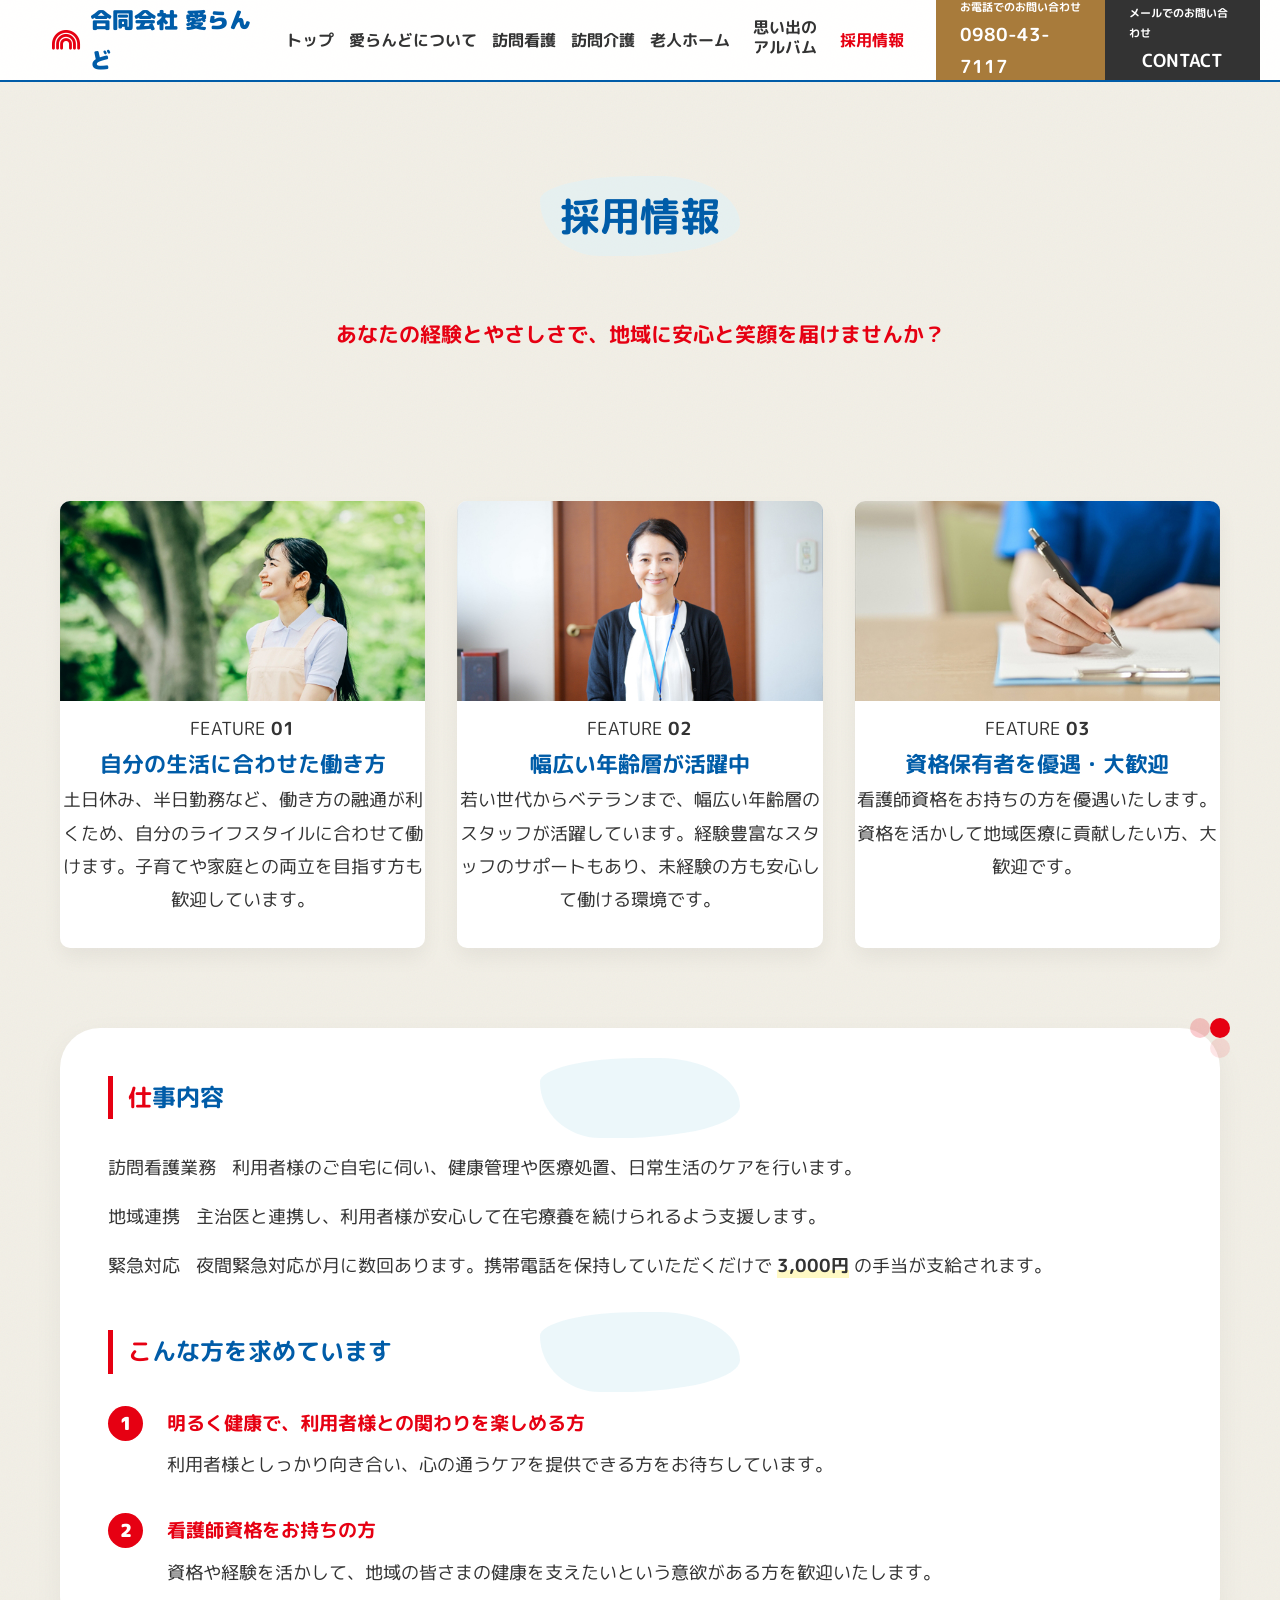
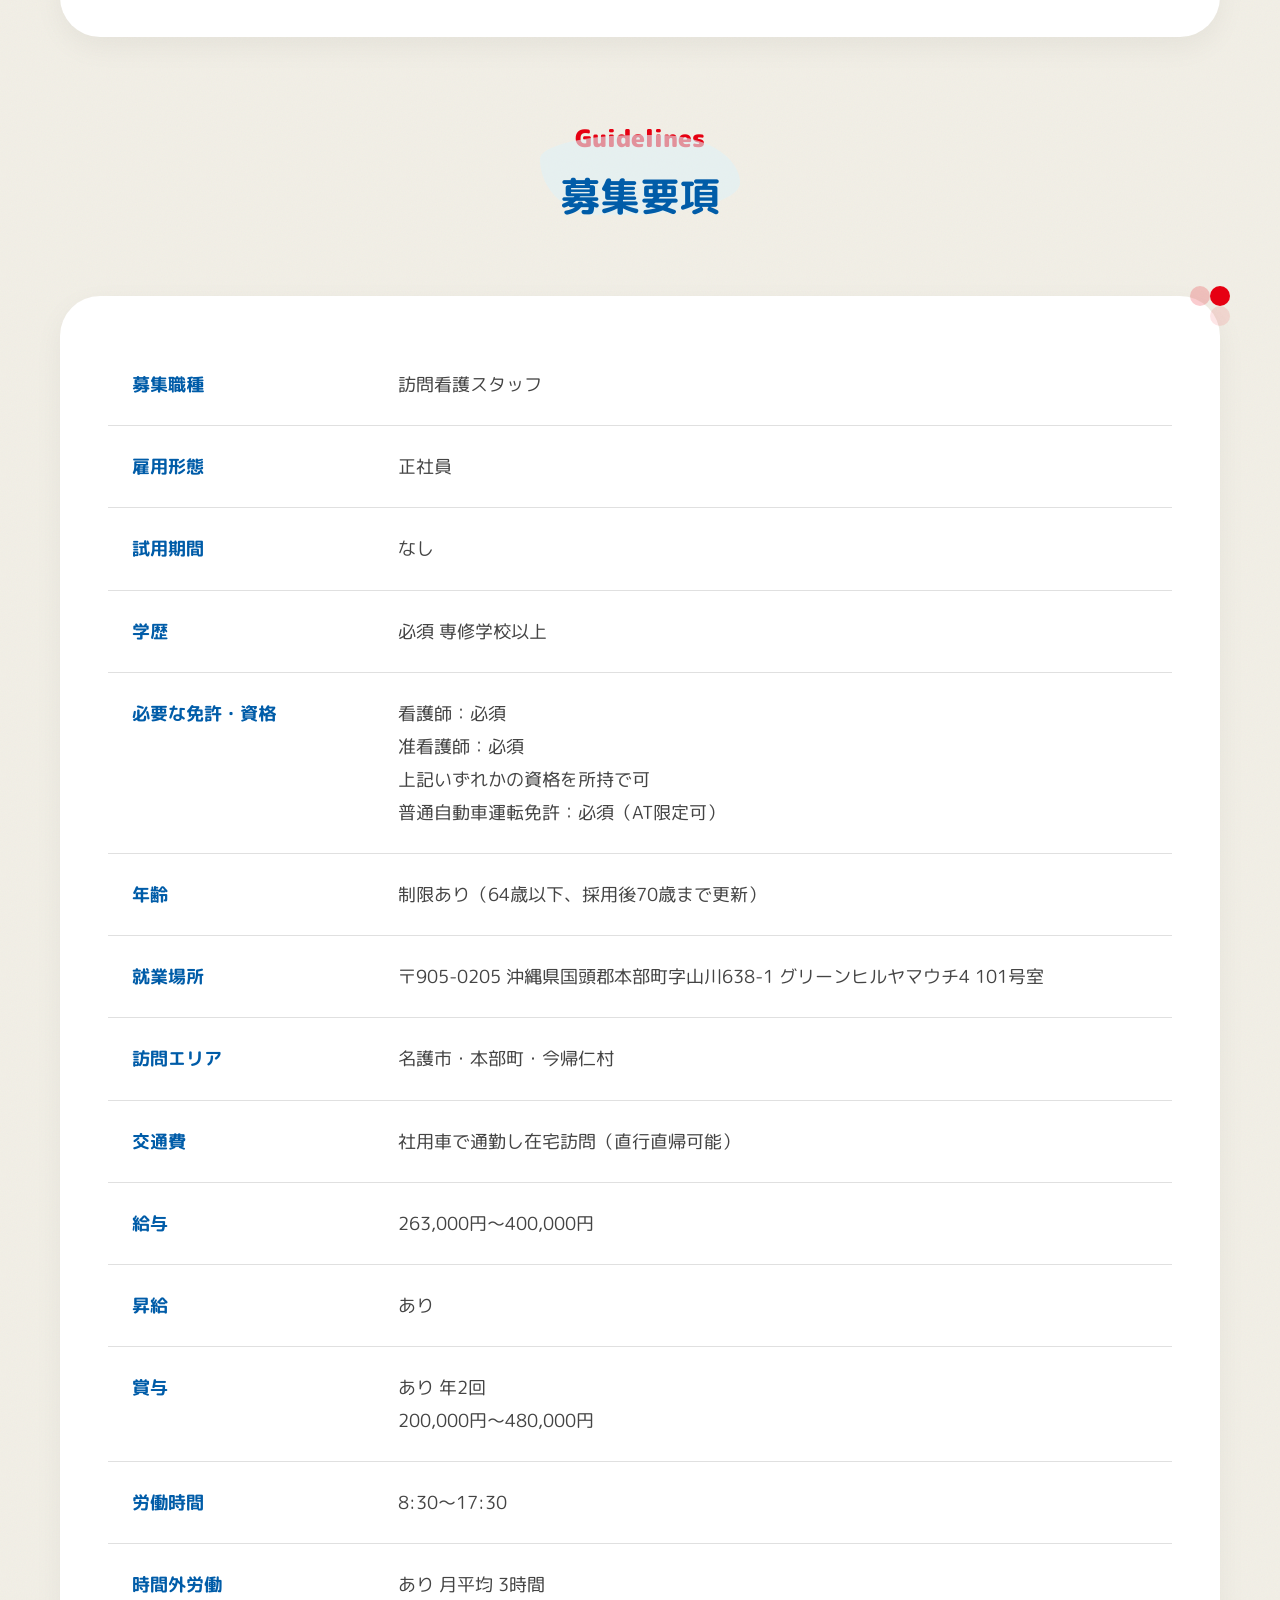
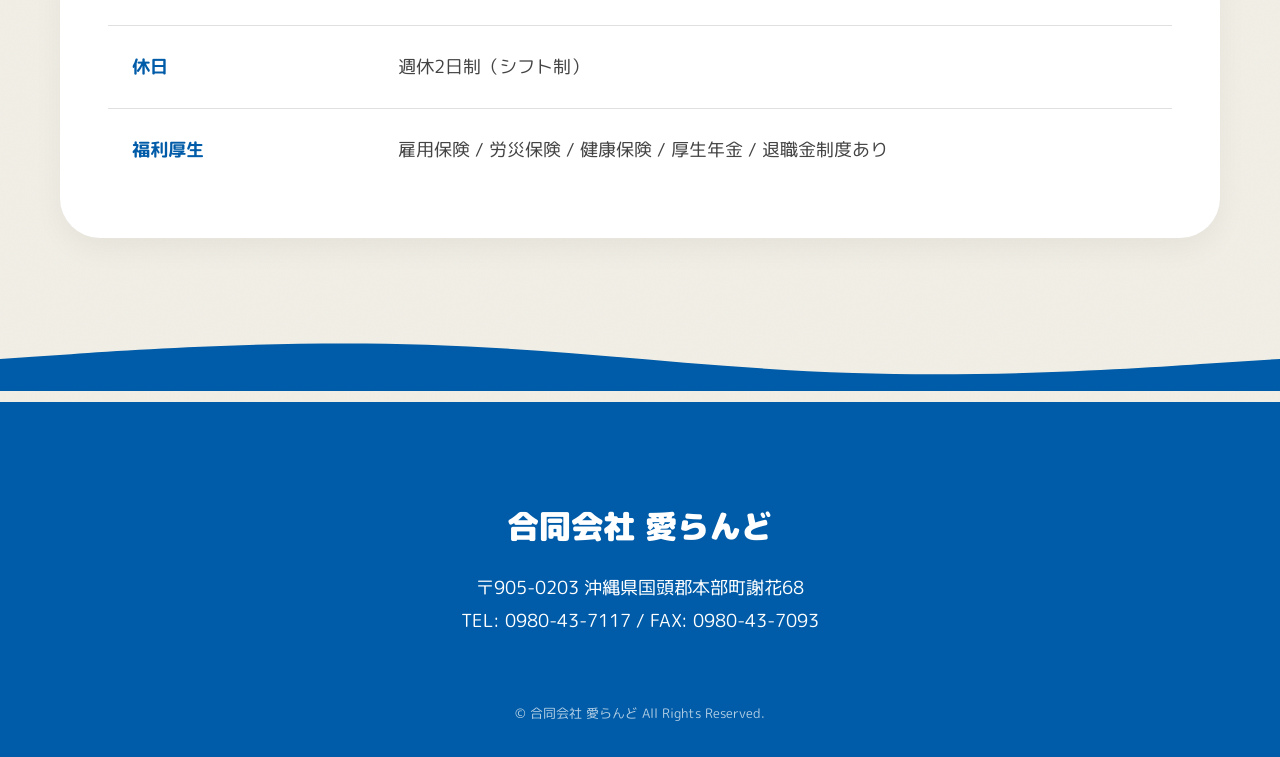
<file: recruit.html>
﻿<!DOCTYPE html>
<html lang="ja">
<head>
    <meta charset="UTF-8">
    <meta name="viewport" content="width=device-width, initial-scale=1.0">
    <title>採用情報 | 合同会社 愛らんど</title>
    <link href="https://fonts.googleapis.com/css2?family=M+PLUS+Rounded+1c:wght@400;700;900&display=swap" rel="stylesheet">
    <link rel="stylesheet" href="https://cdnjs.cloudflare.com/ajax/libs/font-awesome/6.4.0/css/all.min.css">
    <link rel="stylesheet" href="styles.css">
    
    <style>
        .header-container {
            max-width: 1400px; /* 全体の横幅を少し広げて余裕を持たせる */
            margin: 0 auto;
            padding: 0 20px;
        }
        .nav-section ul {
            gap: 15px; /* メインメニューの間隔 */
            align-items: center; /* メニューの上下中央を揃える */
        }
        .nav-section a {
            font-size: 0.95rem; /* 文字サイズをわずかに小さくして1行に収める */
            white-space: nowrap; /* 基本のメニューは途中で改行させない */
            text-align: center;
            display: inline-block;
        }
        
        /* 「思い出のアルバム」だけを2行にするための特別ルール */
        .nav-section a.two-lines {
            white-space: normal; /* 2行への改行を許可する */
            line-height: 1.3;    /* 行と行の間隔を少し狭くしてスマートにする */
            min-width: 80px;     /* 横幅を確保して綺麗に折れ曲がるようにする */
        }

        .feature-grid {
            display: grid;
            grid-template-columns: repeat(auto-fit, minmax(300px, 1fr));
            gap: 2rem;
            margin-bottom: 5rem;
        }
        .feature-card {
            background: white;
            border-radius: 10px;
            overflow: hidden;
            box-shadow: 0 10px 20px rgba(0,0,0,0.05);
            text-align: center;
            padding-bottom: 2rem;
            position: relative;
        }
        .feature-card img {
            width: 100%;
            height: 200px;
            object-fit: cover;
        }

        @media (max-width: 1200px) {
            /* 画面が少し狭くなった時はお問い合わせボタンをコンパクトにする */
            .header-ctas {
                gap: 5px;
            }
            .cta-block {
                padding: 8px 12px;
            }
            .cta-block span {
                font-size: 0.7rem;
            }
            .cta-block strong {
                font-size: 0.9rem;
            }
        }

        /* 募集要項のテーブルスタイル */
        .job-table {
            width: 100%;
            border-collapse: collapse;
            text-align: left;
        }
        .job-table th, .job-table td {
            padding: 1.5rem;
            border-bottom: 1px solid #e0e0e0;
            vertical-align: top;
        }
        .job-table th {
            width: 25%;
            color: var(--primary-blue);
            font-weight: 700;
        }
        .job-table td {
            color: #444;
            line-height: 1.8;
        }
        .job-table tr:last-child th, .job-table tr:last-child td {
            border-bottom: none;
        }
    </style>
</head>
<body>
    <header>
        <div class="header-container">
            <a href="index.html" class="logo-section">
                <i class="fa-solid fa-rainbow" style="color: var(--accent-red); margin-right: 10px;"></i>
                合同会社 愛らんど
            </a>
            <button class="mobile-menu-toggle" type="button" aria-label="メニューを開く" aria-controls="site-navigation" aria-expanded="false">
                <span></span>
                <span></span>
                <span></span>
            </button>
            <nav class="nav-section" id="site-navigation">
                <ul>
                    <li><a href="index.html">トップ</a></li>
                    <li><a href="about.html">愛らんどについて</a></li>
                    <li><a href="homenurse.html">訪問看護</a></li>
                    <li><a href="care.html">訪問介護</a></li>
                    <li><a href="senior.html">老人ホーム</a></li>
                    <li><a href="memory.html" class="two-lines">思い出の<br>アルバム</a></li>
                    <li><a href="recruit.html" style="color: var(--accent-red);">採用情報</a></li>
                </ul>
            </nav>
            <div class="header-ctas">
                <a href="tel:0980437117" class="cta-block tel">
                    <span>お電話でのお問い合わせ</span>
                    <strong>0980-43-7117</strong>
                </a>
                <a href="contact.html" class="cta-block contact">
                    <span>メールでのお問い合わせ</span>
                    <strong>CONTACT</strong>
                </a>
            </div>
        </div>
    </header>

    <section class="hero" style="padding-top: 180px;">
        <div class="container" style="max-width: 1000px; margin: 0 auto;">
            <div class="section-title">
                <h2>採用情報</h2>
            </div>
            <p style="text-align: center; max-width: 800px; margin: 0 auto 3rem; font-weight: bold; font-size: 1.3rem; color: var(--accent-red);">
                あなたの経験とやさしさで、地域に安心と笑顔を届けませんか？
            </p>
        </div>
    </section>

    <div class="container" style="max-width: 1200px; margin: 0 auto; padding: 0 20px 100px;">
        <!-- 特徴 -->
        <div class="feature-grid">
            <div class="feature-card">
                <img src="images/recruit_01.jpg" alt="特徴1">
                <div class="feature-badge">
                    <span>FEATURE</span>
                    <strong>01</strong>
                </div>
                <div class="feature-content">
                    <h3>自分の生活に合わせた働き方</h3>
                    <p>土日休み、半日勤務など、働き方の融通が利くため、自分のライフスタイルに合わせて働けます。子育てや家庭との両立を目指す方も歓迎しています。</p>
                </div>
            </div>
            <div class="feature-card">
                <img src="images/recruit_02.jpg" alt="特徴2">
                <div class="feature-badge">
                    <span>FEATURE</span>
                    <strong>02</strong>
                </div>
                <div class="feature-content">
                    <h3>幅広い年齢層が活躍中</h3>
                    <p>若い世代からベテランまで、幅広い年齢層のスタッフが活躍しています。経験豊富なスタッフのサポートもあり、未経験の方も安心して働ける環境です。</p>
                </div>
            </div>
            <div class="feature-card">
                <img src="images/recruit_03.jpg" alt="特徴3">
                <div class="feature-badge">
                    <span>FEATURE</span>
                    <strong>03</strong>
                </div>
                <div class="feature-content">
                    <h3>資格保有者を優遇・大歓迎</h3>
                    <p>看護師資格をお持ちの方を優遇いたします。資格を活かして地域医療に貢献したい方、大歓迎です。</p>
                </div>
            </div>
        </div>

        <div class="blob-card">
            <div class="section-title" style="text-align: left; margin-bottom: 2rem;">
                <h2 style="font-size: 1.5rem; border-left: 5px solid var(--accent-red); padding-left: 15px; background: none;"><span style="color: var(--accent-red);">仕</span>事内容</h2>
            </div>
            <div style="display: flex; flex-direction: column; gap: 1rem; margin-bottom: 3rem;">
                <div style="display: flex; align-items: center; gap: 1rem;">
                    <span class="job-label">訪問看護業務</span>
                    <span>利用者様のご自宅に伺い、健康管理や医療処置、日常生活のケアを行います。</span>
                </div>
                <div style="display: flex; align-items: center; gap: 1rem;">
                    <span class="job-label">地域連携</span>
                    <span>主治医と連携し、利用者様が安心して在宅療養を続けられるよう支援します。</span>
                </div>
                <div style="display: flex; align-items: center; gap: 1rem;">
                    <span class="job-label">緊急対応</span>
                    <span>夜間緊急対応が月に数回あります。携帯電話を保持していただくだけで <strong style="background: linear-gradient(transparent 70%, #fff9c4 70%);">3,000円</strong> の手当が支給されます。</span>
                </div>
            </div>

            <div class="section-title" style="text-align: left; margin-bottom: 2rem;">
                <h2 style="font-size: 1.5rem; border-left: 5px solid var(--accent-red); padding-left: 15px; background: none;"><span style="color: var(--accent-red);">こ</span>んな方を求めています</h2>
            </div>
            <div style="display: flex; flex-direction: column; gap: 2rem;">
                <div style="display: flex; gap: 1.5rem; align-items: flex-start;">
                    <div style="background: var(--accent-red); color: white; border-radius: 50%; width: 35px; height: 35px; display: flex; align-items: center; justify-content: center; font-weight: 900; flex-shrink: 0;">1</div>
                    <div>
                        <h4 style="font-size: 1.2rem; color: var(--accent-red); margin-bottom: 0.5rem;">明るく健康で、利用者様との関わりを楽しめる方</h4>
                        <p>利用者様としっかり向き合い、心の通うケアを提供できる方をお待ちしています。</p>
                    </div>
                </div>
                <div style="display: flex; gap: 1.5rem; align-items: flex-start;">
                    <div style="background: var(--accent-red); color: white; border-radius: 50%; width: 35px; height: 35px; display: flex; align-items: center; justify-content: center; font-weight: 900; flex-shrink: 0;">2</div>
                    <div>
                        <h4 style="font-size: 1.2rem; color: var(--accent-red); margin-bottom: 0.5rem;">看護師資格をお持ちの方</h4>
                        <p>資格や経験を活かして、地域の皆さまの健康を支えたいという意欲がある方を歓迎いたします。</p>
                    </div>
                </div>
            </div>
        </div>

        <!-- 募集要項 -->
        <div class="section-title" style="margin-top: 5rem;">
            <p style="color: var(--accent-red); font-weight: 900; font-size: 1.5rem;">Guidelines</p>
            <h2>募集要項</h2>
        </div>
        <div class="blob-card">
            <table class="job-table">
                <tr>
                    <th>募集職種</th>
                    <td>訪問看護スタッフ</td>
                </tr>
                <tr>
                    <th>雇用形態</th>
                    <td>正社員</td>
                </tr>
                <tr>
                    <th>試用期間</th>
                    <td>なし</td>
                </tr>
                <tr>
                    <th>学歴</th>
                    <td>必須 専修学校以上</td>
                </tr>
                <tr>
                    <th>必要な免許・資格</th>
                    <td>
                        看護師：必須<br>
                        准看護師：必須<br>
                        上記いずれかの資格を所持で可<br>
                        普通自動車運転免許：必須（AT限定可）
                    </td>
                </tr>
                <tr>
                    <th>年齢</th>
                    <td>制限あり（64歳以下、採用後70歳まで更新）</td>
                </tr>
                <tr>
                    <th>就業場所</th>
                    <td>〒905-0205 沖縄県国頭郡本部町字山川638-1 グリーンヒルヤマウチ4 101号室</td>
                </tr>
                <tr>
                    <th>訪問エリア</th>
                    <td>名護市・本部町・今帰仁村</td>
                </tr>
                <tr>
                    <th>交通費</th>
                    <td>社用車で通勤し在宅訪問（直行直帰可能）</td>
                </tr>
                <tr>
                    <th>給与</th>
                    <td>263,000円～400,000円</td>
                </tr>
                <tr>
                    <th>昇給</th>
                    <td>あり</td>
                </tr>
                <tr>
                    <th>賞与</th>
                    <td>あり 年2回<br>200,000円～480,000円</td>
                </tr>
                <tr>
                    <th>労働時間</th>
                    <td>8:30～17:30</td>
                </tr>
                <tr>
                    <th>時間外労働</th>
                    <td>あり 月平均 3時間</td>
                </tr>
                <tr>
                    <th>休日</th>
                    <td>週休2日制（シフト制）</td>
                </tr>
                <tr>
                    <th>福利厚生</th>
                    <td>雇用保険 / 労災保険 / 健康保険 / 厚生年金 / 退職金制度あり</td>
                </tr>
            </table>
        </div>
    </div>

    <footer>
        <svg class="footer-wave" viewBox="0 0 1440 100" preserveAspectRatio="none">
            <path d="M0,64L80,58.7C160,53,320,43,480,48C640,53,800,75,960,80C1120,85,1280,75,1360,69.3L1440,64L1440,100L1360,100C1280,100,1120,100,960,100C800,100,640,100,480,100C320,100,160,100,80,100L0,100Z"></path>
        </svg>
        <div class="container" style="max-width: 1000px; margin: 0 auto; text-align: center;">
            <div style="font-size: 2rem; font-weight: 900; margin-bottom: 1rem;">合同会社 愛らんど</div>
            <p>〒905-0203 沖縄県国頭郡本部町謝花68</p>
            <p>TEL: 0980-43-7117 / FAX: 0980-43-7093</p>
            <div style="margin-top: 4rem; font-size: 0.8rem; opacity: 0.7;">
                &copy; 合同会社 愛らんど All Rights Reserved.
            </div>
        </div>
    </footer>
    <script src="script.js"></script>
</body>
</html>
</file>
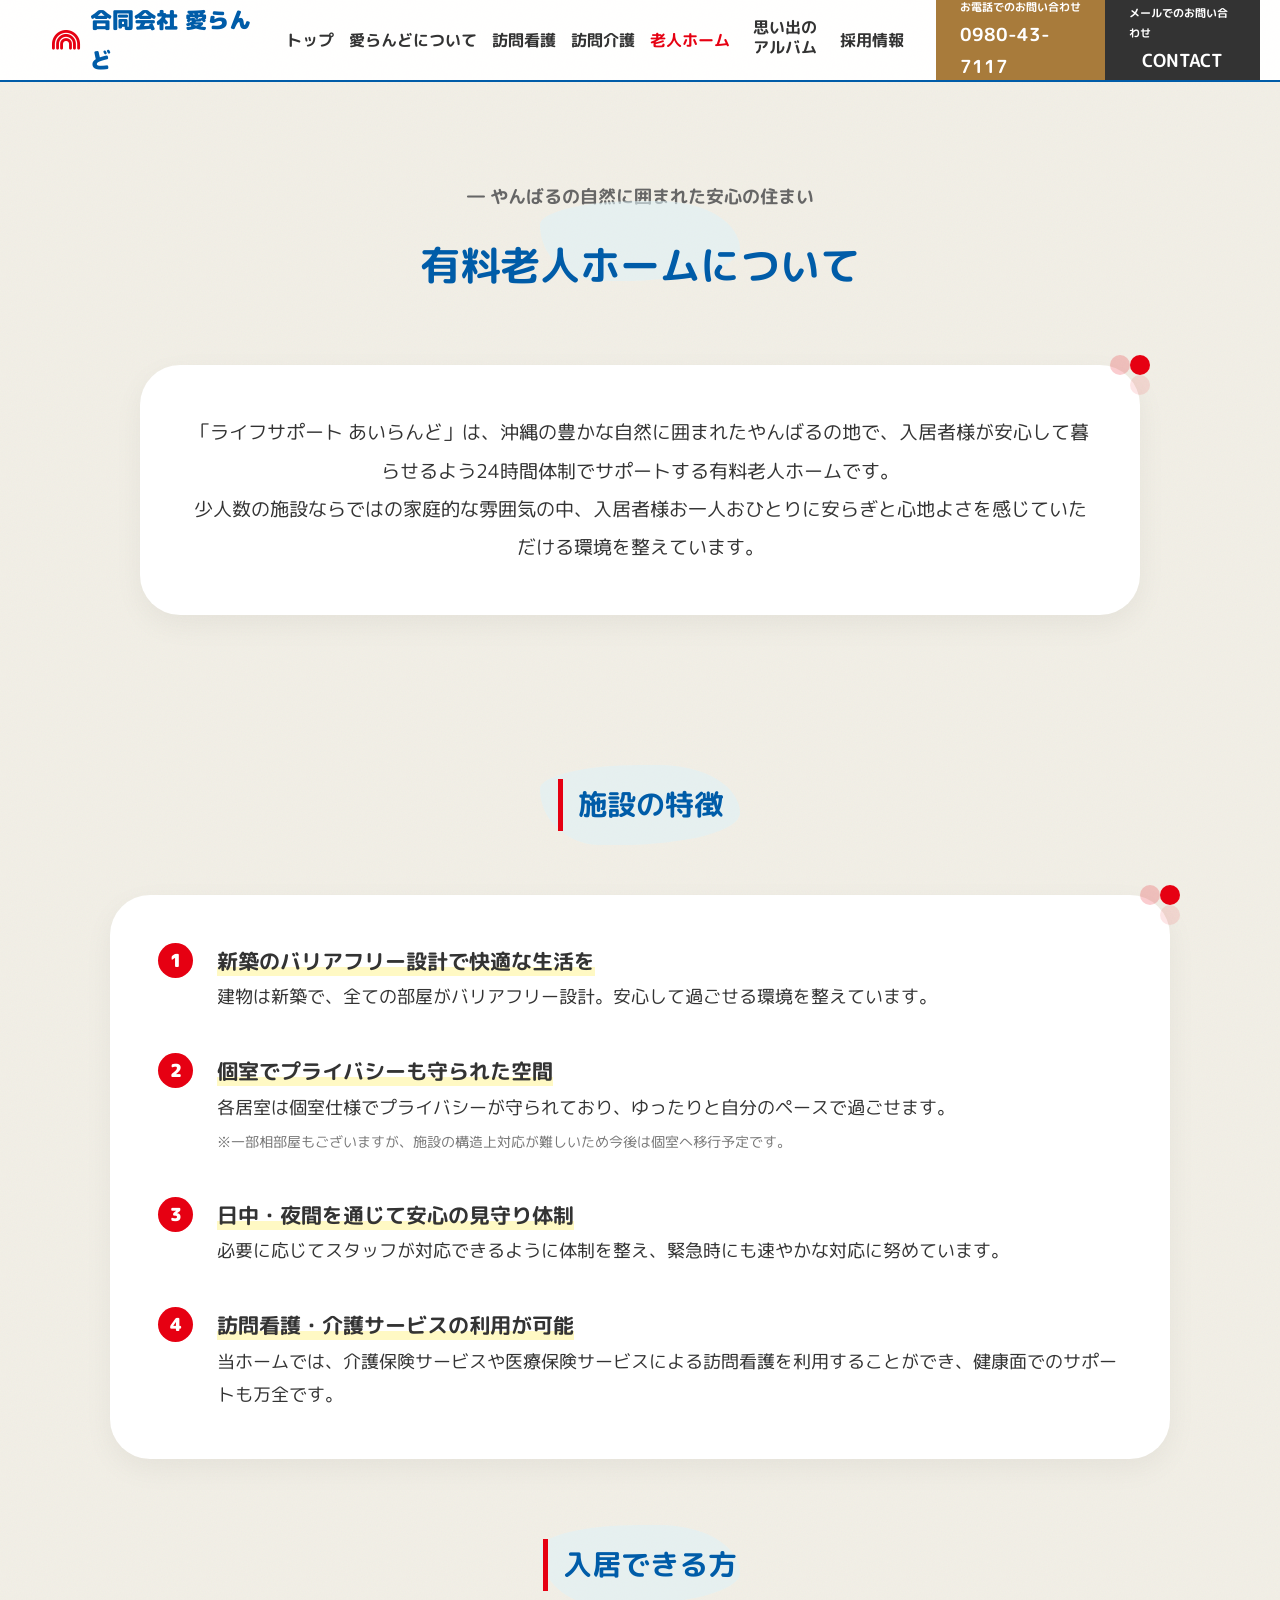
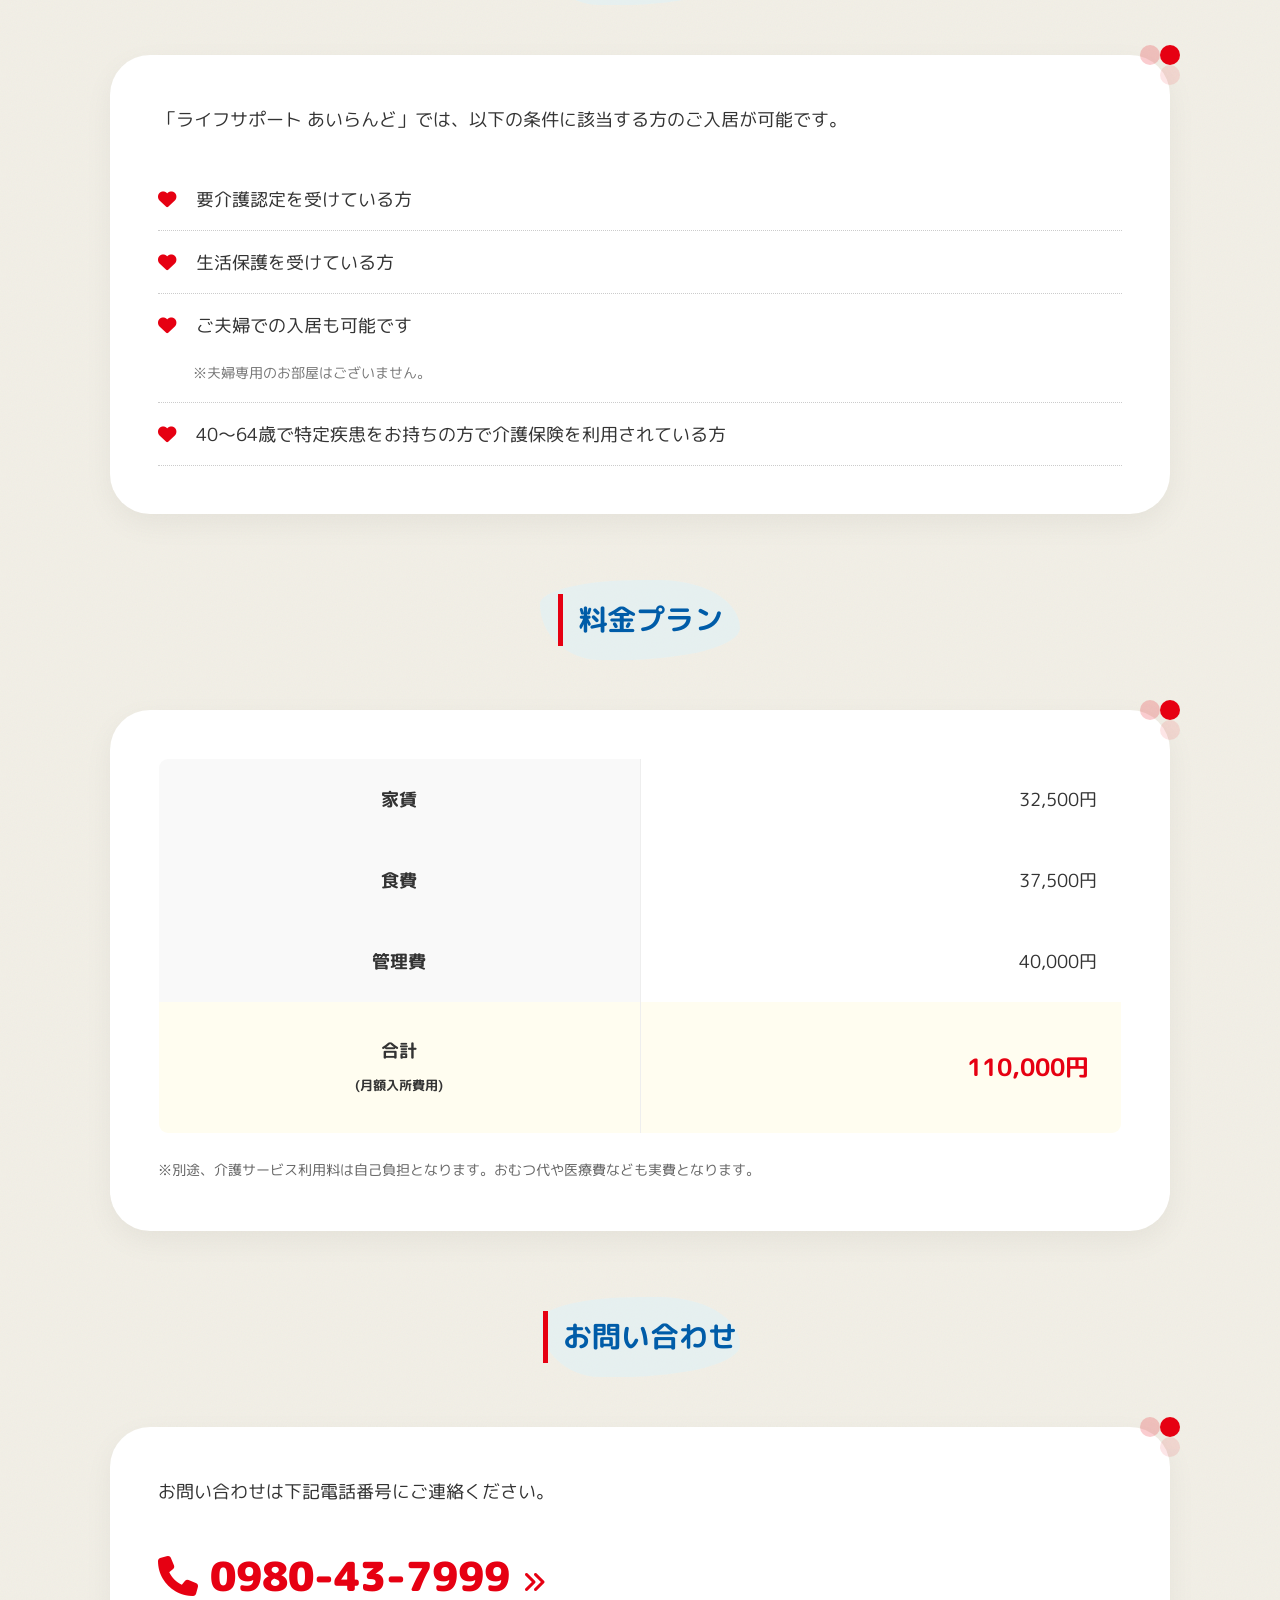
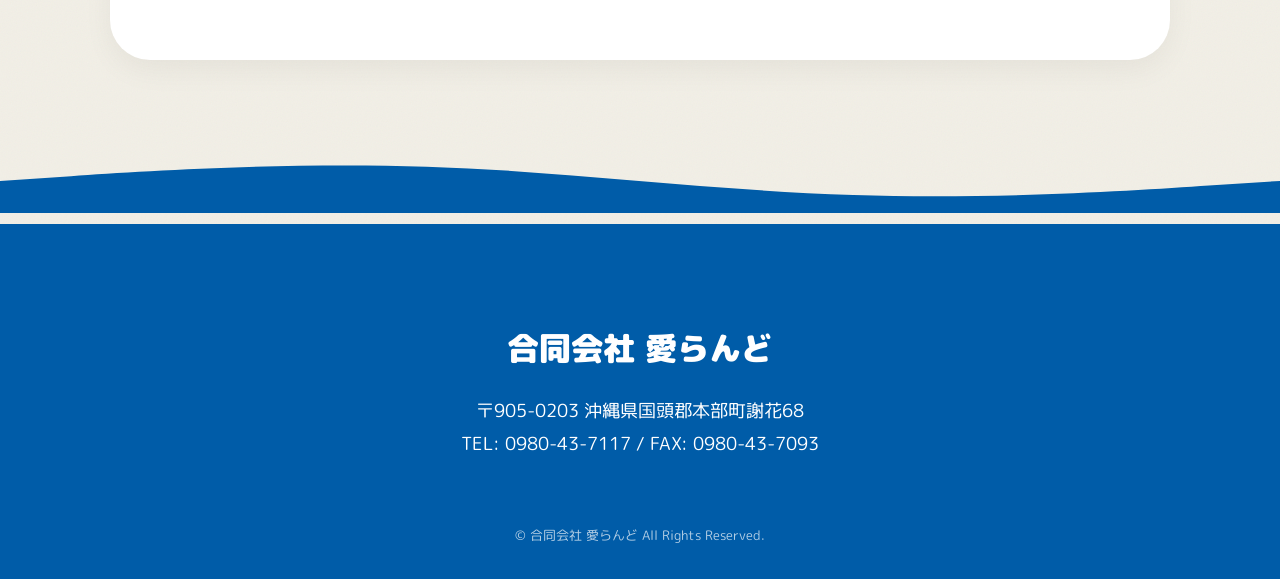
<file: senior.html>
﻿<!DOCTYPE html>
<html lang="ja">
<head>
    <meta charset="UTF-8">
    <meta name="viewport" content="width=device-width, initial-scale=1.0">
    <title>有料老人ホームについて | 合同会社 愛らんど</title>
    <link href="https://fonts.googleapis.com/css2?family=M+PLUS+Rounded+1c:wght@400;700;900&display=swap" rel="stylesheet">
    <link rel="stylesheet" href="https://cdnjs.cloudflare.com/ajax/libs/font-awesome/6.4.0/css/all.min.css">
    <link rel="stylesheet" href="styles.css">
    <style>
        .header-container {
            max-width: 1400px; /* 全体の横幅を少し広げて余裕を持たせる */
            margin: 0 auto;
            padding: 0 20px;
        }
        .nav-section ul {
            gap: 15px; /* メインメニューの間隔 */
            align-items: center; /* メニューの上下中央を揃える */
        }
        .nav-section a {
            font-size: 0.95rem; /* 文字サイズをわずかに小さくして1行に収める */
            white-space: nowrap; /* 基本のメニューは途中で改行させない */
            text-align: center;
            display: inline-block;
        }
        
        /* 「思い出のアルバム」だけを2行にするための特別ルール */
        .nav-section a.two-lines {
            white-space: normal; /* 2行への改行を許可する */
            line-height: 1.3;    /* 行と行の間隔を少し狭くしてスマートにする */
            min-width: 80px;     /* 横幅を確保して綺麗に折れ曲がるようにする */
        }

        .feature-grid {
            display: grid;
            grid-template-columns: repeat(auto-fit, minmax(300px, 1fr));
            gap: 2rem;
            margin-bottom: 5rem;
        }
        .feature-card {
            background: white;
            border-radius: 10px;
            overflow: hidden;
            box-shadow: 0 10px 20px rgba(0,0,0,0.05);
            text-align: center;
            padding-bottom: 2rem;
            position: relative;
        }
        .feature-card img {
            width: 100%;
            height: 200px;
            object-fit: cover;
        }

        @media (max-width: 1200px) {
            /* 画面が少し狭くなった時はお問い合わせボタンをコンパクトにする */
            .header-ctas {
                gap: 5px;
            }
            .cta-block {
                padding: 8px 12px;
            }
            .cta-block span {
                font-size: 0.7rem;
            }
            .cta-block strong {
                font-size: 0.9rem;
            }
        }

        /* 募集要項のテーブルスタイル */
        .job-table {
            width: 100%;
            border-collapse: collapse;
            text-align: left;
        }
        .job-table th, .job-table td {
            padding: 1.5rem;
            border-bottom: 1px solid #e0e0e0;
            vertical-align: top;
        }
        .job-table th {
            width: 25%;
            color: var(--primary-blue);
            font-weight: 700;
        }
        .job-table td {
            color: #444;
            line-height: 1.8;
        }
        .job-table tr:last-child th, .job-table tr:last-child td {
            border-bottom: none;
        }
    </style>
</head>
<body>
    <header>
        <div class="header-container">
            <a href="index.html" class="logo-section">
                <i class="fa-solid fa-rainbow" style="color: var(--accent-red); margin-right: 10px;"></i>
                合同会社 愛らんど
            </a>
            <button class="mobile-menu-toggle" type="button" aria-label="メニューを開く" aria-controls="site-navigation" aria-expanded="false">
                <span></span>
                <span></span>
                <span></span>
            </button>
            <nav class="nav-section" id="site-navigation">
                <ul>
                    <li><a href="index.html">トップ</a></li>
                    <li><a href="about.html">愛らんどについて</a></li>
                    <li><a href="homenurse.html">訪問看護</a></li>
                    <li><a href="care.html">訪問介護</a></li>
                    <li><a href="senior.html" style="color: var(--accent-red);">老人ホーム</a></li>
                    <li><a href="memory.html" class="two-lines">思い出の<br>アルバム</a></li>
                    <li><a href="recruit.html">採用情報</a></li>
                </ul>
            </nav>
            <div class="header-ctas">
                <a href="tel:0980437117" class="cta-block tel">
                    <span>お電話でのお問い合わせ</span>
                    <strong>0980-43-7117</strong>
                </a>
                <a href="contact.html" class="cta-block contact">
                    <span>メールでのお問い合わせ</span>
                    <strong>CONTACT</strong>
                </a>
            </div>
        </div>
    </header>

    <section class="hero" style="padding-top: 180px;">
        <div class="container" style="max-width: 1000px; margin: 0 auto;">
            <div class="section-title">
                <p style="color: #666; margin-bottom: 1rem; font-weight: bold;">― やんばるの自然に囲まれた安心の住まい</p>
                <h2>有料老人ホームについて</h2>
            </div>
            <div class="blob-card">
                <p style="font-size: 1.2rem; line-height: 2;">
                    「ライフサポート あいらんど」は、沖縄の豊かな自然に囲まれたやんばるの地で、入居者様が安心して暮らせるよう24時間体制でサポートする有料老人ホームです。<br>
                    少人数の施設ならではの家庭的な雰囲気の中、入居者様お一人おひとりに安らぎと心地よさを感じていただける環境を整えています。
                </p>
            </div>
        </div>
    </section>

    <div class="container" style="max-width: 1100px; margin: 0 auto; padding: 0 20px 100px;">
        <!-- 施設の特徴 -->
        <div class="section-title">
            <h2 style="font-size: 1.8rem; border-left: 5px solid var(--accent-red); padding-left: 15px; background: none; text-align: left;">施設の特徴</h2>
        </div>
        <div class="blob-card">
            <div style="display: flex; flex-direction: column; gap: 2.5rem;">
                <div style="display: flex; gap: 1.5rem; align-items: flex-start;">
                    <div style="background: var(--accent-red); color: white; border-radius: 50%; width: 35px; height: 35px; display: flex; align-items: center; justify-content: center; font-weight: 900; flex-shrink: 0;">1</div>
                    <div>
                        <h4 style="font-size: 1.3rem; margin-bottom: 0.5rem; background: linear-gradient(transparent 70%, #fff9c4 70%); display: inline;">新築のバリアフリー設計で快適な生活を</h4>
                        <p>建物は新築で、全ての部屋がバリアフリー設計。安心して過ごせる環境を整えています。</p>
                    </div>
                </div>
                <div style="display: flex; gap: 1.5rem; align-items: flex-start;">
                    <div style="background: var(--accent-red); color: white; border-radius: 50%; width: 35px; height: 35px; display: flex; align-items: center; justify-content: center; font-weight: 900; flex-shrink: 0;">2</div>
                    <div>
                        <h4 style="font-size: 1.3rem; margin-bottom: 0.5rem; background: linear-gradient(transparent 70%, #fff9c4 70%); display: inline;">個室でプライバシーも守られた空間</h4>
                        <p>各居室は個室仕様でプライバシーが守られており、ゆったりと自分のペースで過ごせます。<br><span style="font-size: 0.9rem; color: #777;">※一部相部屋もございますが、施設の構造上対応が難しいため今後は個室へ移行予定です。</span></p>
                    </div>
                </div>
                <div style="display: flex; gap: 1.5rem; align-items: flex-start;">
                    <div style="background: var(--accent-red); color: white; border-radius: 50%; width: 35px; height: 35px; display: flex; align-items: center; justify-content: center; font-weight: 900; flex-shrink: 0;">3</div>
                    <div>
                        <h4 style="font-size: 1.3rem; margin-bottom: 0.5rem; background: linear-gradient(transparent 70%, #fff9c4 70%); display: inline;">日中・夜間を通じて安心の見守り体制</h4>
                        <p>必要に応じてスタッフが対応できるように体制を整え、緊急時にも速やかな対応に努めています。</p>
                    </div>
                </div>
                <div style="display: flex; gap: 1.5rem; align-items: flex-start;">
                    <div style="background: var(--accent-red); color: white; border-radius: 50%; width: 35px; height: 35px; display: flex; align-items: center; justify-content: center; font-weight: 900; flex-shrink: 0;">4</div>
                    <div>
                        <h4 style="font-size: 1.3rem; margin-bottom: 0.5rem; background: linear-gradient(transparent 70%, #fff9c4 70%); display: inline;">訪問看護・介護サービスの利用が可能</h4>
                        <p>当ホームでは、介護保険サービスや医療保険サービスによる訪問看護を利用することができ、健康面でのサポートも万全です。</p>
                    </div>
                </div>
            </div>
        </div>

        <!-- 入居できる方 -->
        <div class="section-title" style="margin-top: 5rem;">
            <h2 style="font-size: 1.8rem; border-left: 5px solid var(--accent-red); padding-left: 15px; background: none; text-align: left;">入居できる方</h2>
        </div>
        <div class="blob-card">
            <p style="margin-bottom: 2rem;">「ライフサポート あいらんど」では、以下の条件に該当する方のご入居が可能です。</p>
            <ul style="list-style: none; line-height: 2.5; font-size: 1.15rem;">
                <li style="border-bottom: 1px dotted #ccc; padding: 0.5rem 0;"><i class="fa-solid fa-heart" style="color: var(--accent-red); margin-right: 15px;"></i> 要介護認定を受けている方</li>
                <li style="border-bottom: 1px dotted #ccc; padding: 0.5rem 0;"><i class="fa-solid fa-heart" style="color: var(--accent-red); margin-right: 15px;"></i> 生活保護を受けている方</li>
                <li style="border-bottom: 1px dotted #ccc; padding: 0.5rem 0;"><i class="fa-solid fa-heart" style="color: var(--accent-red); margin-right: 15px;"></i> ご夫婦での入居も可能です<br><span style="font-size: 0.9rem; color: #777; margin-left: 35px;">※夫婦専用のお部屋はございません。</span></li>
                <li style="border-bottom: 1px dotted #ccc; padding: 0.5rem 0;"><i class="fa-solid fa-heart" style="color: var(--accent-red); margin-right: 15px;"></i> 40～64歳で特定疾患をお持ちの方で介護保険を利用されている方</li>
            </ul>
        </div>

        <!-- 料金プラン -->
        <div class="section-title" style="margin-top: 5rem;">
            <h2 style="font-size: 1.8rem; border-left: 5px solid var(--accent-red); padding-left: 15px; background: none; text-align: left;">料金プラン</h2>
        </div>
        <div class="blob-card">
            <table style="width: 100%; border-collapse: collapse; background: white; border-radius: 10px; overflow: hidden; border: 1px solid #eee;">
                <tr>
                    <th style="background: #f9f9f9; padding: 1.5rem; text-align: center; border-right: 1px solid #eee; width: 50%;">家賃</th>
                    <td style="padding: 1.5rem; text-align: right;">32,500円</td>
                </tr>
                <tr>
                    <th style="background: #f9f9f9; padding: 1.5rem; text-align: center; border-right: 1px solid #eee;">食費</th>
                    <td style="padding: 1.5rem; text-align: right;">37,500円</td>
                </tr>
                <tr>
                    <th style="background: #f9f9f9; padding: 1.5rem; text-align: center; border-right: 1px solid #eee;">管理費</th>
                    <td style="padding: 1.5rem; text-align: right;">40,000円</td>
                </tr>
                <tr style="background: #fffdf0; font-weight: bold;">
                    <th style="padding: 2rem; text-align: center; border-right: 1px solid #eee;">合計<br><span style="font-size: 0.8rem;">(月額入所費用)</span></th>
                    <td style="padding: 2rem; text-align: right; font-size: 1.5rem; color: var(--accent-red);">110,000円</td>
                </tr>
            </table>
            <p style="margin-top: 1.5rem; font-size: 0.9rem; color: #666;">
                ※別途、介護サービス利用料は自己負担となります。おむつ代や医療費なども実費となります。
            </p>
        </div>

        <!-- お問い合わせ -->
        <div class="section-title" style="margin-top: 5rem;">
            <h2 style="font-size: 1.8rem; border-left: 5px solid var(--accent-red); padding-left: 15px; background: none; text-align: left;">お問い合わせ</h2>
        </div>
        <div class="blob-card">
            <p>お問い合わせは下記電話番号にご連絡ください。</p>
            <div style="margin-top: 2rem; font-size: 2.5rem; font-weight: 900; color: var(--accent-red);">
                <i class="fa-solid fa-phone"></i> 0980-43-7999 <i class="fa-solid fa-angles-right" style="font-size: 1.5rem;"></i>
            </div>
        </div>
    </div>

    <footer>
        <svg class="footer-wave" viewBox="0 0 1440 100" preserveAspectRatio="none">
            <path d="M0,64L80,58.7C160,53,320,43,480,48C640,53,800,75,960,80C1120,85,1280,75,1360,69.3L1440,64L1440,100L1360,100C1280,100,1120,100,960,100C800,100,640,100,480,100C320,100,160,100,80,100L0,100Z"></path>
        </svg>
        <div class="container" style="max-width: 1000px; margin: 0 auto; text-align: center;">
            <div style="font-size: 2rem; font-weight: 900; margin-bottom: 1rem;">合同会社 愛らんど</div>
            <p>〒905-0203 沖縄県国頭郡本部町謝花68</p>
            <p>TEL: 0980-43-7117 / FAX: 0980-43-7093</p>
            <div style="margin-top: 4rem; font-size: 0.8rem; opacity: 0.7;">
                &copy; 合同会社 愛らんど All Rights Reserved.
            </div>
        </div>
    </footer>
    <script src="script.js"></script>
</body>
</html>
</file>
<file: styles.css>
﻿/* Reset and Base Styles */
* {
    margin: 0;
    padding: 0;
    box-sizing: border-box;
}

:root {
    --primary-blue: #005ca8;
    --accent-red: #e60012;
    --accent-gold: #a87b3b;
    --bg-cream: #f2efe6;
    --text-dark: #333333;
    --white: #ffffff;
    --paper-texture: url("data:image/svg+xml,%3Csvg xmlns='http://www.w3.org/2000/svg' width='100' height='100' viewBox='0 0 100 100'%3E%3Cfilter id='noise'%3E%3CfeTurbulence type='fractalNoise' baseFrequency='0.8' numOctaves='3' stitchTiles='stitch'/%3E%3C/filter%3E%3Crect width='100' height='100' filter='url(%23noise)' opacity='0.05'/%3E%3C/svg%3E");
}

body {
    font-family: "M PLUS Rounded 1c", "Noto Sans JP", sans-serif;
    color: var(--text-dark);
    line-height: 1.8;
    background-color: var(--bg-cream);
    background-image: var(--paper-texture);
    overflow-x: hidden;
    font-size: 1.15rem;
}

/* Typography */
h1, h2, h3 {
    font-weight: 700;
    color: var(--primary-blue);
}

.section-title {
    text-align: center;
    margin-bottom: 4rem;
    position: relative;
}

.section-title h2 {
    font-size: 2.5rem;
    display: inline-block;
    position: relative;
    z-index: 2;
}

.section-title::before {
    content: '';
    position: absolute;
    top: 50%;
    left: 50%;
    transform: translate(-50%, -50%);
    width: 200px;
    height: 80px;
    background: rgba(224, 242, 247, 0.6);
    border-radius: 50% 40% 60% 30% / 30% 60% 40% 70%;
    z-index: 1;
}

/* Header mimic 1000.care */
header {
    background-color: rgba(255, 255, 255, 0.95);
    position: fixed;
    width: 100%;
    top: 0;
    z-index: 2000;
    border-bottom: 2px solid var(--primary-blue);
}

.header-container {
    display: flex;
    justify-content: space-between;
    align-items: stretch;
    max-width: 1400px;
    margin: 0 auto;
    height: 80px;
}

.logo-section {
    display: flex;
    align-items: center;
    padding: 0 2rem;
    text-decoration: none;
    color: var(--primary-blue);
    font-weight: 900;
    font-size: 1.4rem;
}

.nav-section {
    display: flex;
    align-items: center;
}

.nav-section ul {
    display: flex;
    list-style: none;
    gap: 2rem;
    margin-right: 2rem;
}

.nav-section ul li a {
    text-decoration: none;
    color: var(--text-dark);
    font-weight: 700;
    font-size: 1rem;
    transition: color 0.3s;
}

.nav-section ul li a:hover {
    color: var(--accent-red);
}

.header-ctas {
    display: flex;
}

.cta-block {
    display: flex;
    flex-direction: column;
    justify-content: center;
    align-items: center;
    padding: 0 1.5rem;
    color: var(--white);
    text-decoration: none;
    font-weight: 700;
    min-width: 120px;
    transition: opacity 0.3s;
}

.cta-block.tel { background-color: var(--accent-gold); }
.cta-block.contact { background-color: #333; }
.cta-block:hover { opacity: 0.9; }

.cta-block span { font-size: 0.7rem; margin-bottom: 2px; }
.cta-block strong { font-size: 1.1rem; }

/* Connecting Path Line */
.path-line {
    position: absolute;
    width: 8px;
    background-color: var(--accent-red);
    border-radius: 4px;
    z-index: 0;
    opacity: 0.6;
}

/* Wavy Dividers */
.wavy-divider {
    width: 100%;
    height: 100px;
    fill: var(--bg-cream);
}

/* Illustrative Cards */
.blob-card {
    background: var(--white);
    border-radius: 40px;
    padding: 3rem;
    position: relative;
    box-shadow: 0 10px 30px rgba(0,0,0,0.05);
    margin-bottom: 4rem;
}

.blob-card::after {
    content: '';
    position: absolute;
    top: -10px;
    right: -10px;
    width: 20px;
    height: 20px;
    background: var(--accent-red);
    border-radius: 50%;
    box-shadow: -20px 0 0 rgba(230,0,18,0.2), 0 20px 0 rgba(230,0,18,0.1);
}

/* Hero Section */
.hero {
    padding-top: 150px;
    padding-bottom: 100px;
    text-align: center;
    position: relative;
}

.hero h1 {
    font-size: 3.5rem;
    color: var(--primary-blue);
    margin-bottom: 2rem;
    position: relative;
    z-index: 2;
}

.hero-illust {
    max-width: 800px;
    margin: 3rem auto;
    border-radius: 100px 20px 100px 20px;
    overflow: hidden;
    box-shadow: 20px 20px 0 var(--accent-red);
}

/* Buttons */
.btn-round {
    display: inline-block;
    padding: 1rem 3rem;
    background-color: var(--accent-red);
    color: var(--white);
    border-radius: 50px;
    text-decoration: none;
    font-weight: 700;
    box-shadow: 0 8px 0 #b3000e;
    transition: all 0.2s;
}

.btn-round:active {
    transform: translateY(4px);
    box-shadow: 0 4px 0 #b3000e;
}

/* Footer */
footer {
    background-color: var(--primary-blue);
    color: var(--white);
    padding: 6rem 0 2rem;
    position: relative;
}

.footer-wave {
    position: absolute;
    top: -100px;
    left: 0;
    width: 100%;
    fill: var(--primary-blue);
}

/* Grid Layouts */
.grid-2 {
    display: grid;
    grid-template-columns: 1fr 1fr;
    gap: 3rem;
}

@media (max-width: 768px) {
    .header-container { height: auto; flex-direction: column; }
    .nav-section { display: none; }
    .hero h1 { font-size: 2.2rem; }
    .grid-2 { grid-template-columns: 1fr; }
}

/* Contact Page Styles */
.contact-hero {
    background-color: #e5635f;
    color: var(--white);
    padding: 150px 20px 110px;
    text-align: center;
    position: relative;
    background-image: var(--paper-texture);
}

.contact-hero h1 {
    font-size: 3.5rem;
    color: var(--white);
    margin-bottom: 0.5rem;
    font-weight: 700;
    letter-spacing: 2px;
}

.contact-hero .subtitle {
    font-size: 1.4rem;
    font-weight: 700;
    margin-bottom: 2rem;
    letter-spacing: 1px;
    opacity: 0.9;
}

.contact-hero .desc {
    font-size: 1.05rem;
    max-width: 800px;
    margin: 0 auto;
    opacity: 0.95;
    line-height: 1.8;
}

.contact-container {
    max-width: 960px;
    margin: -60px auto 80px;
    padding: 0 20px;
    position: relative;
    z-index: 10;
}

.contact-form-card {
    background: var(--white);
    border-radius: 16px;
    padding: 3.5rem 4rem;
    box-shadow: 0 15px 40px rgba(0, 0, 0, 0.06);
    border: 1px solid rgba(0, 0, 0, 0.05);
}

.form-row {
    display: grid;
    grid-template-columns: 220px 1fr;
    padding: 1.8rem 0;
    border-bottom: 1px solid #f0f0f0;
    align-items: center;
    gap: 1.5rem;
}

.form-row.align-top {
    align-items: flex-start;
}

.form-label-container {
    display: flex;
    align-items: center;
    gap: 10px;
}

.badge-required {
    background-color: var(--accent-red);
    color: var(--white);
    font-size: 0.75rem;
    padding: 4px 8px;
    border-radius: 4px;
    font-weight: bold;
    white-space: nowrap;
    line-height: 1;
}

.form-label-text {
    font-weight: 700;
    color: var(--text-dark);
    font-size: 1.05rem;
}

.form-input-container {
    width: 100%;
}

.form-input {
    width: 100%;
    padding: 12px 16px;
    border: 1px solid #cccccc;
    border-radius: 6px;
    font-size: 1rem;
    font-family: inherit;
    transition: border-color 0.3s, box-shadow 0.3s;
    outline: none;
    background-color: var(--white);
    color: var(--text-dark);
}

.form-input::placeholder {
    color: #b0b0b0;
}

.form-input:focus {
    border-color: #e5635f;
    box-shadow: 0 0 0 3px rgba(229, 99, 95, 0.15);
}

.form-textarea {
    height: 180px;
    resize: vertical;
    line-height: 1.6;
}

/* Custom Styled Radios */
.radio-group {
    display: flex;
    gap: 2rem;
    flex-wrap: wrap;
}

.radio-label {
    display: flex;
    align-items: center;
    gap: 10px;
    cursor: pointer;
    font-size: 1.05rem;
    font-weight: 700;
    user-select: none;
}

.radio-label input[type="radio"] {
    display: none;
}

.radio-custom {
    width: 22px;
    height: 22px;
    border: 2px solid #cccccc;
    border-radius: 50%;
    display: inline-block;
    position: relative;
    transition: border-color 0.3s, background-color 0.3s;
    background-color: var(--white);
}

.radio-label:hover .radio-custom {
    border-color: #e5635f;
}

.radio-label input[type="radio"]:checked + .radio-custom {
    border-color: #e5635f;
}

.radio-label input[type="radio"]:checked + .radio-custom::after {
    content: '';
    width: 10px;
    height: 10px;
    background-color: #e5635f;
    border-radius: 50%;
    position: absolute;
    top: 50%;
    left: 50%;
    transform: translate(-50%, -50%);
}

.form-submit-container {
    text-align: center;
    margin-top: 3.5rem;
}

.btn-submit {
    display: inline-block;
    padding: 1.2rem 6rem;
    background-color: #e5635f;
    color: var(--white);
    border: none;
    border-radius: 50px;
    font-size: 1.25rem;
    font-weight: 700;
    cursor: pointer;
    box-shadow: 0 8px 0 #b24844;
    transition: all 0.2s;
    outline: none;
}

.btn-submit:hover {
    background-color: #eb7471;
    transform: translateY(-2px);
    box-shadow: 0 10px 0 #b24844;
}

.btn-submit:active {
    transform: translateY(6px);
    box-shadow: 0 2px 0 #b24844;
}

/* Modal Styles */
.modal-overlay {
    position: fixed;
    top: 0;
    left: 0;
    width: 100%;
    height: 100%;
    background: rgba(0, 0, 0, 0.6);
    backdrop-filter: blur(4px);
    display: flex;
    align-items: center;
    justify-content: center;
    z-index: 3000;
    opacity: 0;
    pointer-events: none;
    transition: opacity 0.3s ease;
}

.modal-overlay.active {
    opacity: 1;
    pointer-events: auto;
}

.modal-box {
    background: var(--white);
    padding: 3rem 2.5rem;
    border-radius: 16px;
    max-width: 520px;
    width: 90%;
    text-align: center;
    box-shadow: 0 25px 50px rgba(0, 0, 0, 0.2);
    transform: scale(0.85);
    transition: transform 0.3s cubic-bezier(0.34, 1.56, 0.64, 1);
}

.modal-overlay.active .modal-box {
    transform: scale(1);
}

.modal-icon {
    font-size: 4rem;
    color: #4caf50;
    margin-bottom: 1.5rem;
}

.modal-title {
    font-size: 1.6rem;
    color: var(--text-dark);
    margin-bottom: 1rem;
    font-weight: 700;
}

.modal-text {
    color: #555555;
    margin-bottom: 2.5rem;
    font-size: 1.05rem;
    line-height: 1.7;
}

.modal-btn {
    background-color: var(--primary-blue);
    color: var(--white);
    border: none;
    padding: 1rem 3.5rem;
    border-radius: 50px;
    font-size: 1.1rem;
    font-weight: 700;
    cursor: pointer;
    transition: background-color 0.2s, transform 0.2s;
    box-shadow: 0 4px 0 #00457e;
}

.modal-btn:hover {
    background-color: #004d8c;
}

.modal-btn:active {
    transform: translateY(2px);
    box-shadow: 0 2px 0 #00457e;
}

@media (max-width: 1024px) {
    .contact-form-card {
        padding: 3rem 2.5rem;
    }
    .form-row {
        grid-template-columns: 200px 1fr;
    }
}

@media (max-width: 768px) {
    .contact-hero {
        padding: 120px 20px 80px;
    }
    .contact-hero h1 {
        font-size: 2.5rem;
    }
    .contact-hero .subtitle {
        font-size: 1.25rem;
        margin-bottom: 1.5rem;
    }
    .contact-hero .desc {
        font-size: 0.95rem;
    }
    .contact-container {
        margin-top: -30px;
        padding: 0 15px;
    }
    .contact-form-card {
        padding: 2.5rem 1.5rem;
    }
    .form-row {
        grid-template-columns: 1fr;
        padding: 1.5rem 0;
        gap: 0.8rem;
    }
    .form-label-container {
        padding-top: 0;
    }
    .radio-group {
        gap: 1rem;
    }
    .btn-submit {
        width: 100%;
        padding: 1.2rem 2rem;
    }
}

/* Responsive Header */
.mobile-menu-toggle {
    display: none;
    width: 44px;
    height: 44px;
    border: 2px solid var(--primary-blue);
    border-radius: 8px;
    background: var(--white);
    cursor: pointer;
    align-items: center;
    justify-content: center;
    flex-direction: column;
    gap: 5px;
    flex-shrink: 0;
}

.mobile-menu-toggle span {
    display: block;
    width: 22px;
    height: 2px;
    background: var(--primary-blue);
    border-radius: 999px;
    transition: transform 0.2s ease, opacity 0.2s ease;
}

.mobile-menu-toggle.is-open span:nth-child(1) {
    transform: translateY(7px) rotate(45deg);
}

.mobile-menu-toggle.is-open span:nth-child(2) {
    opacity: 0;
}

.mobile-menu-toggle.is-open span:nth-child(3) {
    transform: translateY(-7px) rotate(-45deg);
}

@media (max-width: 900px) {
    body.menu-open {
        overflow: hidden;
    }

    header {
        border-bottom-width: 1px;
    }

    .header-container {
        height: 68px;
        flex-direction: row;
        align-items: center;
        padding: 0 16px;
        position: relative;
    }

    .logo-section {
        padding: 0;
        font-size: 1.05rem;
        line-height: 1.3;
        flex: 1;
        min-width: 0;
    }

    .mobile-menu-toggle {
        display: flex;
    }

    .nav-section,
    .header-ctas {
        position: fixed;
        left: 0;
        right: 0;
        background: rgba(255, 255, 255, 0.98);
        z-index: 1999;
        opacity: 0;
        visibility: hidden;
        pointer-events: none;
        transform: translateY(-8px);
        transition: opacity 0.2s ease, transform 0.2s ease, visibility 0.2s ease;
    }

    .nav-section {
        display: flex;
        top: 68px;
        max-height: calc(100vh - 180px);
        overflow-y: auto;
        border-top: 1px solid rgba(0, 92, 168, 0.16);
    }

    .nav-section ul {
        width: 100%;
        margin: 0;
        padding: 12px 16px;
        gap: 0;
        flex-direction: column;
        align-items: stretch;
    }

    .nav-section ul li a,
    .nav-section a {
        display: block;
        width: 100%;
        padding: 13px 8px;
        border-bottom: 1px solid rgba(0, 0, 0, 0.08);
        font-size: 1rem;
        text-align: left;
        white-space: normal;
    }

    .nav-section a.two-lines br {
        display: none;
    }

    .header-ctas {
        display: grid;
        grid-template-columns: 1fr 1fr;
        top: auto;
        bottom: 0;
        box-shadow: 0 -8px 20px rgba(0, 0, 0, 0.08);
    }

    .cta-block {
        min-width: 0;
        min-height: 64px;
        padding: 10px 8px;
    }

    .cta-block span {
        font-size: 0.65rem;
    }

    .cta-block strong {
        font-size: 0.95rem;
    }

    body.menu-open .nav-section,
    body.menu-open .header-ctas {
        opacity: 1;
        visibility: visible;
        pointer-events: auto;
        transform: translateY(0);
    }

    .hero {
        padding-top: 110px;
        padding-bottom: 70px;
    }

    .hero[style*="padding-top"] {
        padding-top: 110px !important;
    }

    .blob-card {
        border-radius: 22px;
        padding: 2rem 1.25rem;
    }

    .section-title {
        margin-bottom: 2.5rem;
    }

    .section-title h2 {
        font-size: 2rem;
    }
}

@media (max-width: 520px) {
    body {
        font-size: 1rem;
    }

    .header-container {
        height: 64px;
        padding: 0 12px;
    }

    .nav-section {
        top: 64px;
    }

    .logo-section {
        font-size: 0.95rem;
    }

    .mobile-menu-toggle {
        width: 40px;
        height: 40px;
    }

    .hero h1 {
        font-size: 2rem;
    }

    .hero-illust {
        margin: 2rem auto;
        border-radius: 48px 14px 48px 14px;
        box-shadow: 10px 10px 0 var(--accent-red);
    }

    .grid-2 {
        gap: 1.75rem;
    }
}
</file>
